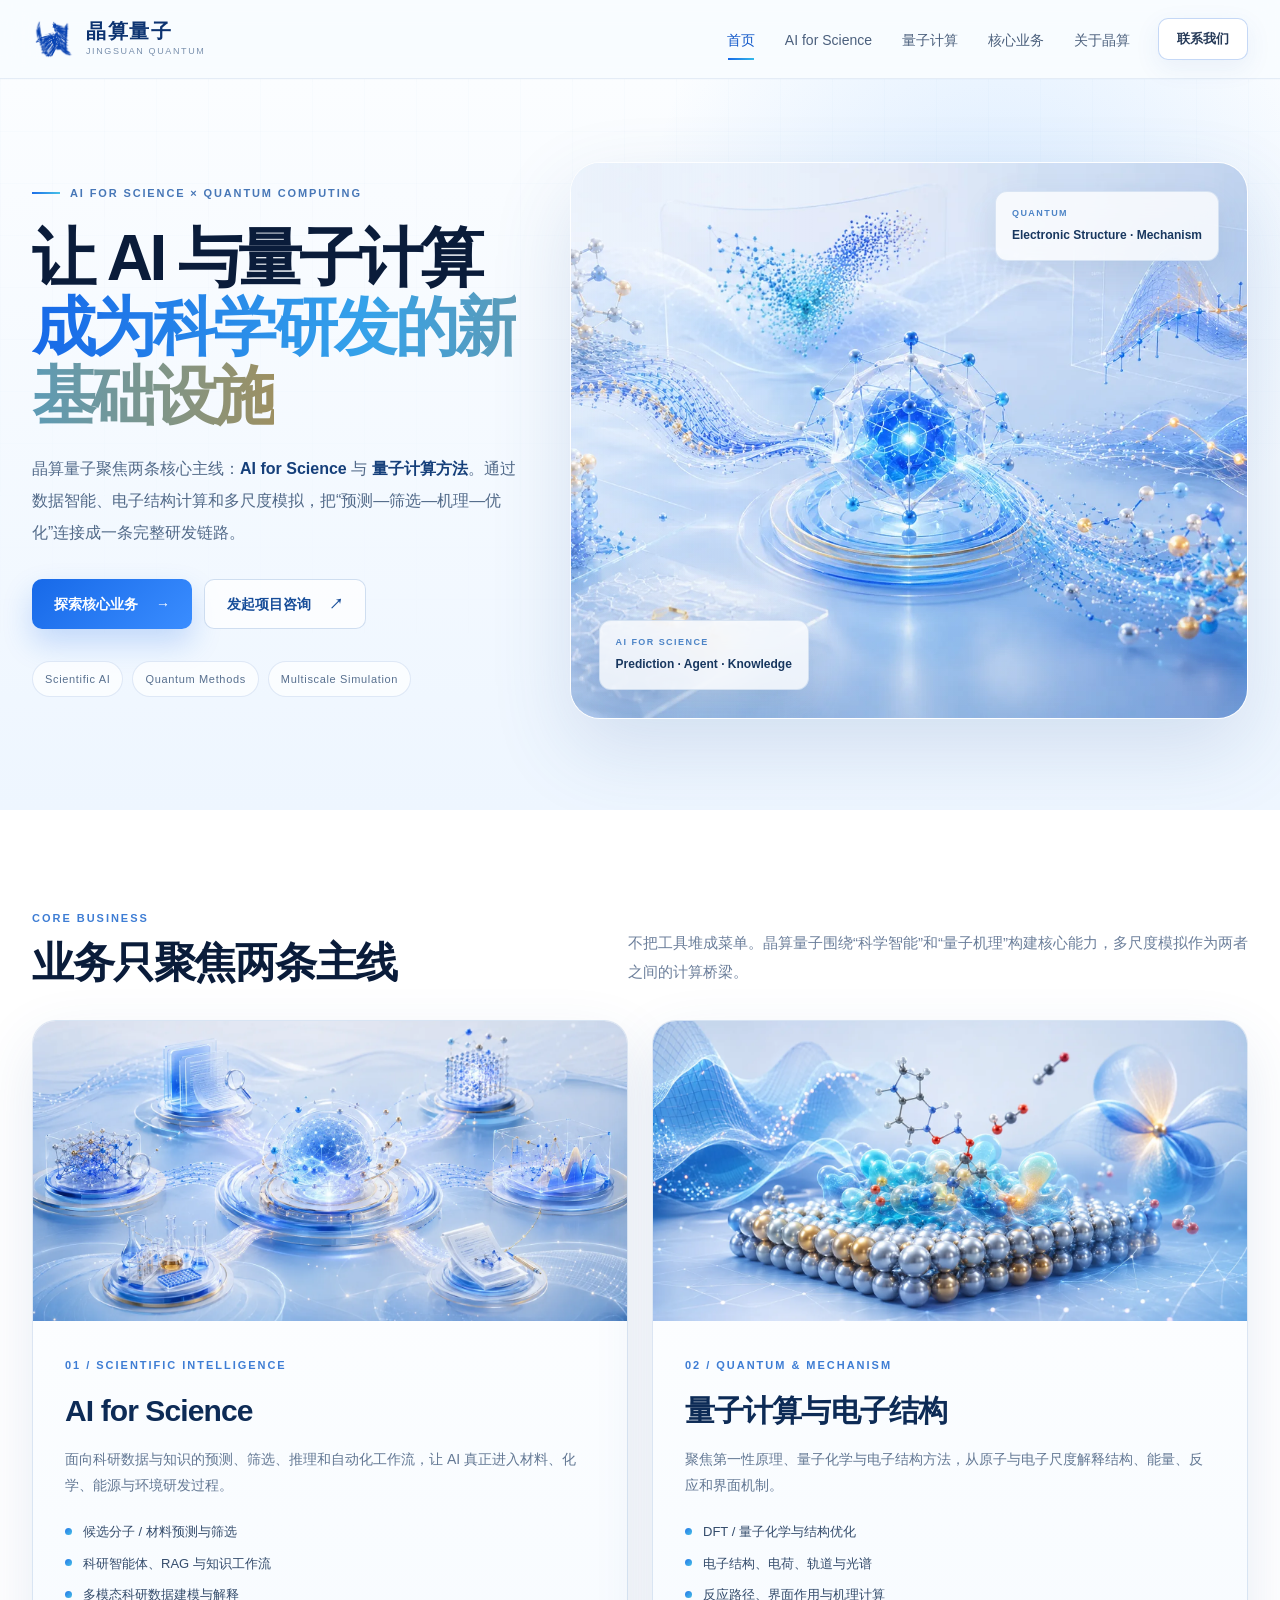
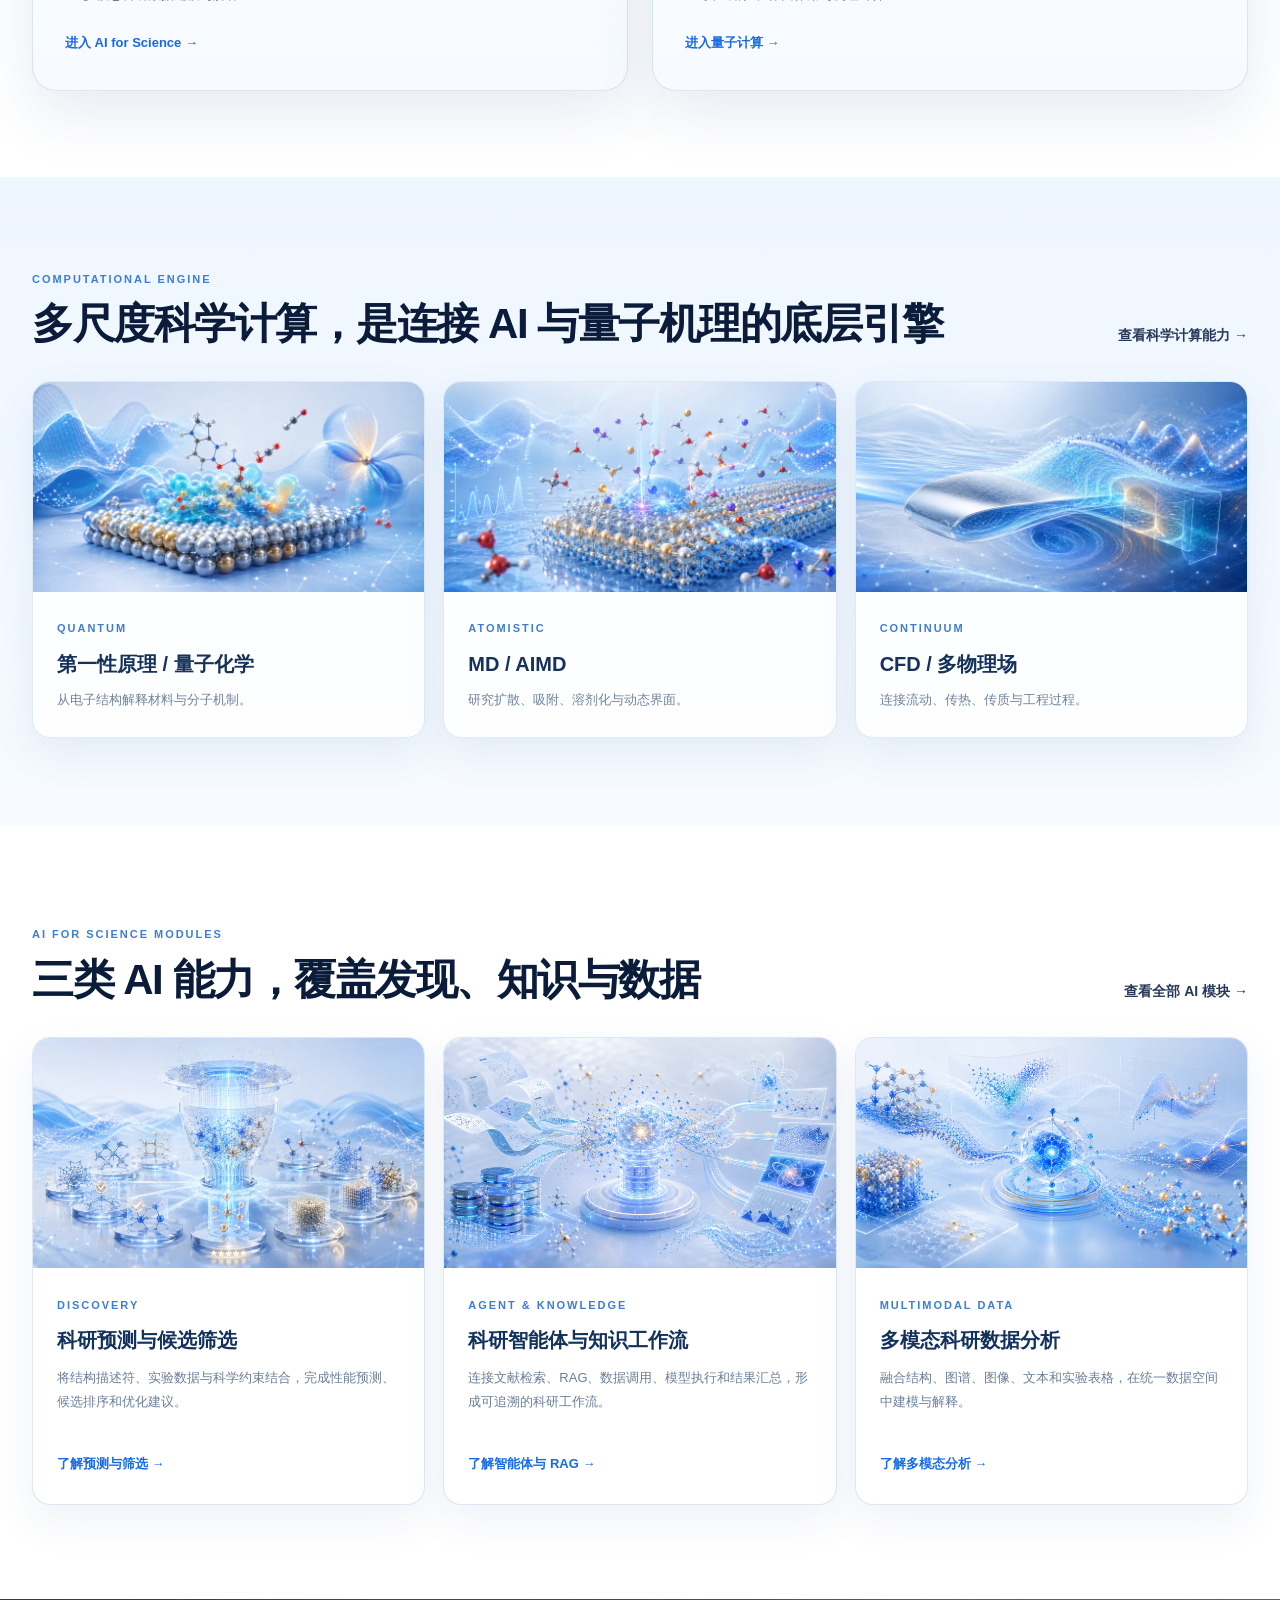
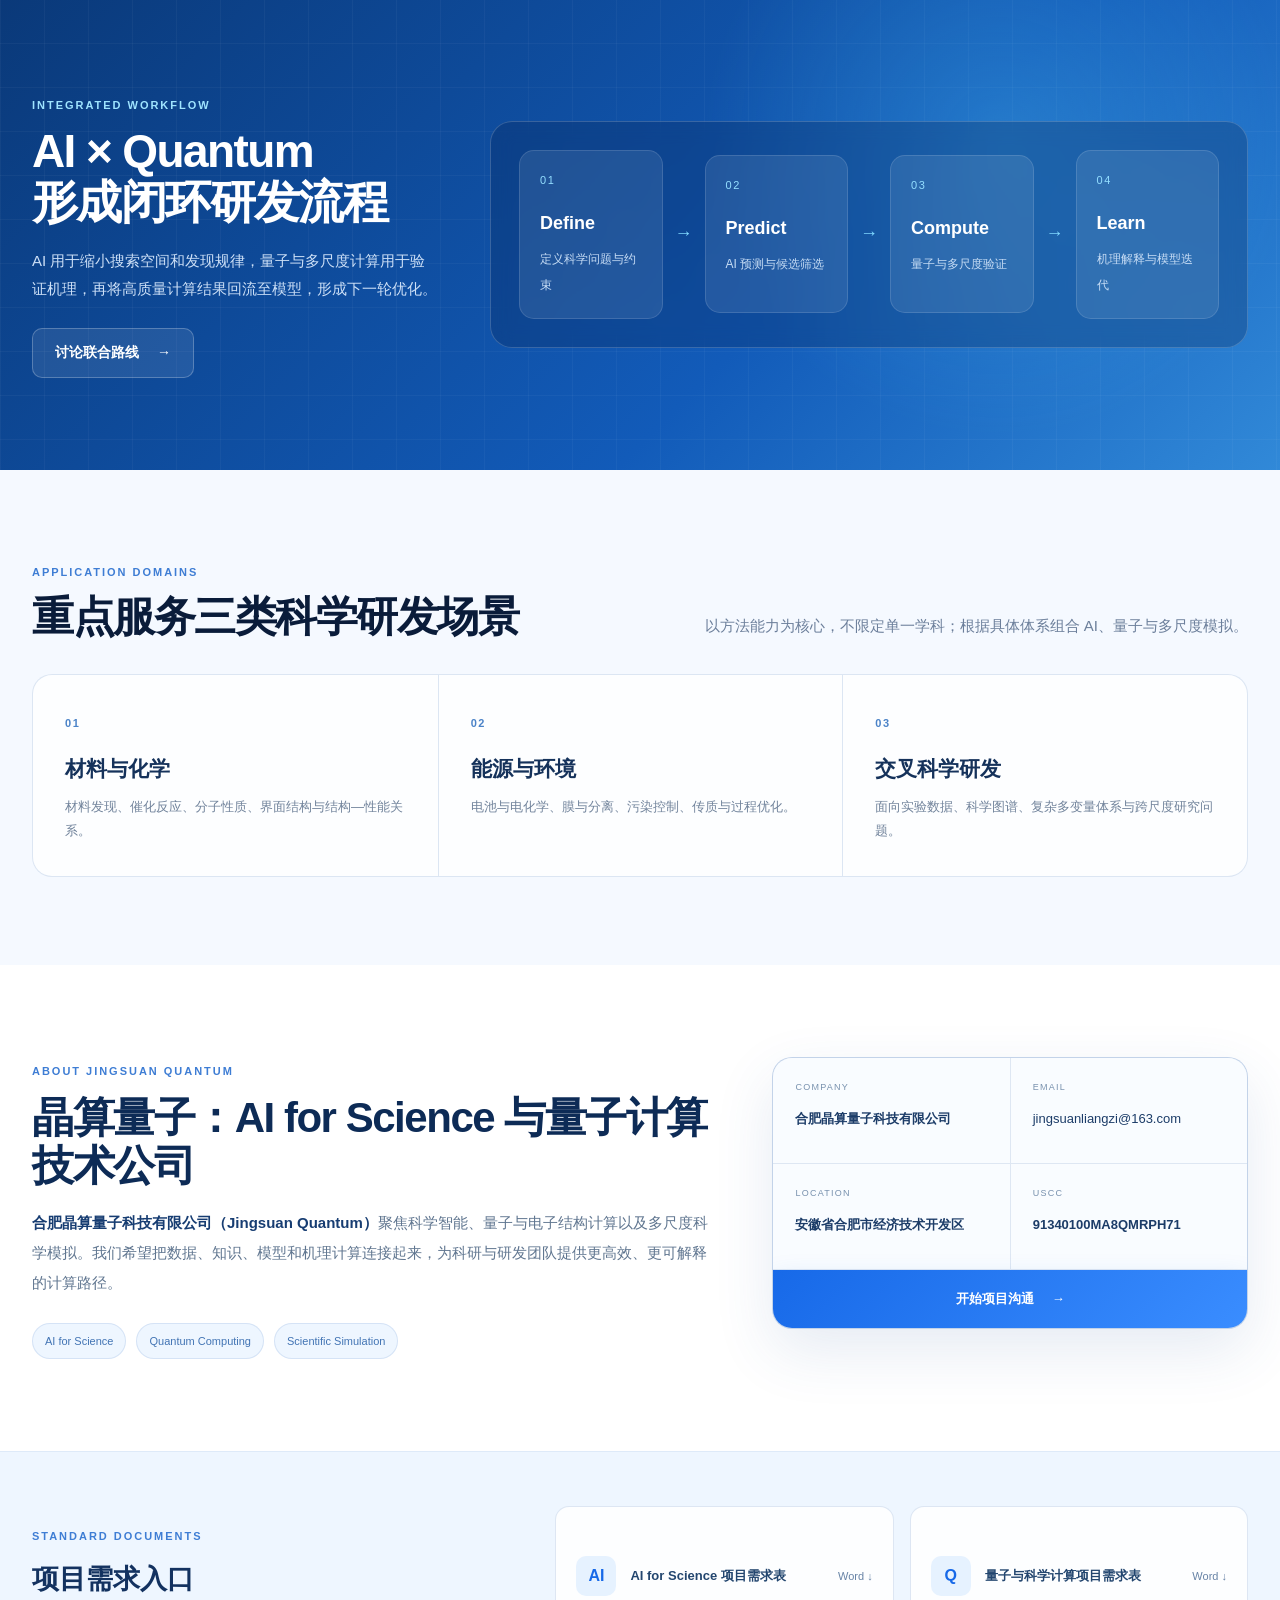
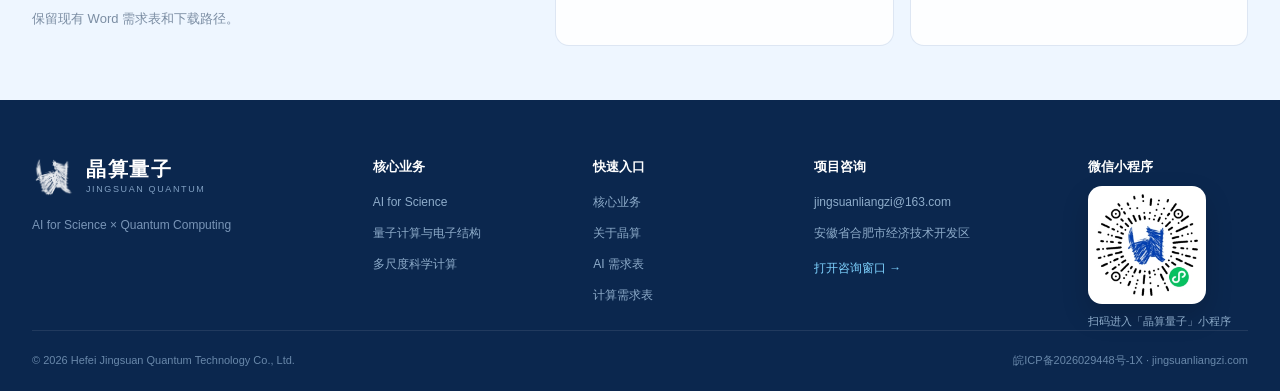
<file: index.html>
<!DOCTYPE html>
<html lang="zh-CN">
<head>
<meta charset="utf-8">
<meta name="viewport" content="width=device-width, initial-scale=1">
<meta name="theme-color" content="#eef6ff">
<title>晶算量子｜AI for Science、DFT、MD与量子计算服务</title>

<link href="assets/images/icon-64.png" rel="icon" type="image/png">
<link href="assets/css/site.css" rel="stylesheet">
<link href="assets/css/hqt-redesign.css" rel="stylesheet">
<link href="assets/css/unified-shell.css" rel="stylesheet">
<link href="assets/css/jsq-v12.css" rel="stylesheet">

<!-- JSQ SEO START -->
<meta name="description" content="合肥晶算量子科技有限公司聚焦 AI for Science、第一性原理 DFT、分子动力学 MD/AIMD、量子化学、CFD 与多物理场模拟，为材料、化学、能源与环境研发提供科学计算与智能解决方案。">
<meta name="robots" content="index, follow, max-image-preview:large, max-snippet:-1, max-video-preview:-1">
<meta name="bingbot" content="index, follow, max-image-preview:large">
<meta name="googlebot" content="index, follow, max-image-preview:large">
<meta name="author" content="合肥晶算量子科技有限公司">
<link rel="canonical" href="https://jingsuanliangzi.com/">
<link rel="sitemap" type="application/xml" title="Sitemap" href="https://jingsuanliangzi.com/sitemap.xml">
<link rel="alternate" hreflang="zh-CN" href="https://jingsuanliangzi.com/">
<link rel="alternate" hreflang="x-default" href="https://jingsuanliangzi.com/">
<meta property="og:locale" content="zh_CN">
<meta property="og:type" content="website">
<meta property="og:site_name" content="晶算量子 Jingsuan Quantum">
<meta property="og:title" content="晶算量子｜AI for Science、DFT、MD与量子计算服务">
<meta property="og:description" content="合肥晶算量子科技有限公司聚焦 AI for Science、第一性原理 DFT、分子动力学 MD/AIMD、量子化学、CFD 与多物理场模拟，为材料、化学、能源与环境研发提供科学计算与智能解决方案。">
<meta property="og:url" content="https://jingsuanliangzi.com/">
<meta property="og:image" content="https://jingsuanliangzi.com/assets/images/v12/hero-ai-quantum.webp">
<meta property="og:image:alt" content="晶算量子 AI for Science 与科学计算">
<meta name="twitter:card" content="summary_large_image">
<meta name="twitter:title" content="晶算量子｜AI for Science、DFT、MD与量子计算服务">
<meta name="twitter:description" content="合肥晶算量子科技有限公司聚焦 AI for Science、第一性原理 DFT、分子动力学 MD/AIMD、量子化学、CFD 与多物理场模拟，为材料、化学、能源与环境研发提供科学计算与智能解决方案。">
<meta name="twitter:image" content="https://jingsuanliangzi.com/assets/images/v12/hero-ai-quantum.webp">
<script type="application/ld+json">{"@context":"https://schema.org","@graph":[{"@type":"Organization","@id":"https://jingsuanliangzi.com/#organization","name":"合肥晶算量子科技有限公司","alternateName":"Jingsuan Quantum","legalName":"合肥晶算量子科技有限公司","url":"https://jingsuanliangzi.com/","logo":"https://jingsuanliangzi.com/assets/images/logo-mark.png","email":"jingsuanliangzi@163.com","identifier":"91340100MA8QMRPH71","address":{"@type":"PostalAddress","streetAddress":"经济技术开发区","addressLocality":"合肥市","addressRegion":"安徽省","addressCountry":"CN"},"knowsAbout":["AI for Science","Scientific Machine Learning","Scientific Agent","Density Functional Theory","Molecular Dynamics","Quantum Chemistry","Computational Fluid Dynamics","Multiphysics Simulation"]},{"@type":"WebSite","@id":"https://jingsuanliangzi.com/#website","url":"https://jingsuanliangzi.com/","name":"晶算量子","alternateName":"Jingsuan Quantum","inLanguage":"zh-CN","publisher":{"@id":"https://jingsuanliangzi.com/#organization"}},{"@type":"WebPage","@id":"https://jingsuanliangzi.com/#webpage","url":"https://jingsuanliangzi.com/","name":"晶算量子｜AI for Science、DFT、MD与量子计算服务","description":"合肥晶算量子科技有限公司聚焦 AI for Science、第一性原理 DFT、分子动力学 MD/AIMD、量子化学、CFD 与多物理场模拟，为材料、化学、能源与环境研发提供科学计算与智能解决方案。","inLanguage":"zh-CN","isPartOf":{"@id":"https://jingsuanliangzi.com/#website"},"about":{"@id":"https://jingsuanliangzi.com/#organization"}}]}</script>
<!-- JSQ SEO END -->
</head>
<body class="jsq-site jsq-home" id="top">
<a class="skip-link" href="#main">跳到主要内容</a>

<header class="jsq-header" id="site-header">
  <div class="jsq-nav container">
    <a class="jsq-brand" href="index.html" aria-label="晶算量子首页">
      <img src="assets/images/logo-mark.png" alt="">
      <span><strong>晶算量子</strong><small>JINGSUAN QUANTUM</small></span>
    </a>
    <nav class="jsq-main-nav" aria-label="主导航">
      <a class="active" href="index.html">首页</a>
      <a href="board/ai-projects.html">AI for Science</a>
      <a href="board/computational-simulation.html">量子计算</a>
      <a href="#core-business">核心业务</a>
      <a href="#about-company">关于晶算</a>
    </nav>
    <a class="jsq-contact-btn" href="#" data-project-trigger data-modal-category="PROJECT CONSULTATION" data-modal-title="项目咨询" data-modal-desc="欢迎提交 AI for Science、量子与电子结构、多尺度模拟相关需求。" data-modal-doc="customer-portal/templates/JSLZ-AI-Project-Requirement-Form.docx">联系我们</a>
    <button class="jsq-menu-toggle" type="button" aria-label="展开导航" aria-expanded="false">☰</button>
  </div>
</header>

<main id="main">
<section class="jsq-hero">
  <div class="jsq-hero-shell container">
    <div class="jsq-hero-copy">
      <div class="jsq-eyebrow"><span></span> AI FOR SCIENCE × QUANTUM COMPUTING</div>
      <h1>让 AI 与量子计算<br><em>成为科学研发的新基础设施</em></h1>
      <p>晶算量子聚焦两条核心主线：<strong>AI for Science</strong> 与 <strong>量子计算方法</strong>。通过数据智能、电子结构计算和多尺度模拟，把“预测—筛选—机理—优化”连接成一条完整研发链路。</p>
      <div class="jsq-hero-actions">
        <a class="jsq-btn jsq-btn-primary" href="#core-business">探索核心业务 <b>→</b></a>
        <a class="jsq-btn jsq-btn-ghost" href="#" data-project-trigger data-modal-category="PROJECT CONSULTATION" data-modal-title="发起项目咨询" data-modal-desc="告诉我们研究目标、已有数据和希望解决的问题，我们会优先判断适合 AI for Science、量子计算还是联合路线。" data-modal-doc="customer-portal/templates/JSLZ-AI-Project-Requirement-Form.docx">发起项目咨询 <b>↗</b></a>
      </div>
      <div class="jsq-focus-tags"><span>Scientific AI</span><span>Quantum Methods</span><span>Multiscale Simulation</span></div>
    </div>
    <div class="jsq-hero-media">
      <img src="assets/images/v12/hero-ai-quantum.webp" alt="AI for Science 与量子计算科研可视化">
      <div class="jsq-hero-float jsq-float-a"><small>AI FOR SCIENCE</small><strong>Prediction · Agent · Knowledge</strong></div>
      <div class="jsq-hero-float jsq-float-b"><small>QUANTUM</small><strong>Electronic Structure · Mechanism</strong></div>
    </div>
  </div>
</section>

<section class="jsq-business" id="core-business">
  <div class="container">
    <div class="jsq-section-head jsq-head-split">
      <div><span>CORE BUSINESS</span><h2>业务只聚焦两条主线</h2></div>
      <p>不把工具堆成菜单。晶算量子围绕“科学智能”和“量子机理”构建核心能力，多尺度模拟作为两者之间的计算桥梁。</p>
    </div>
    <div class="jsq-dual-grid">
      <article class="jsq-strategy-card jsq-ai-card">
        <div class="jsq-strategy-media"><img src="assets/images/v12/ai-overview.webp" alt="AI for Science 科研智能平台"></div>
        <div class="jsq-strategy-copy">
          <span>01 / SCIENTIFIC INTELLIGENCE</span>
          <h3>AI for Science</h3>
          <p>面向科研数据与知识的预测、筛选、推理和自动化工作流，让 AI 真正进入材料、化学、能源与环境研发过程。</p>
          <ul><li>候选分子 / 材料预测与筛选</li><li>科研智能体、RAG 与知识工作流</li><li>多模态科研数据建模与解释</li></ul>
          <a href="board/ai-projects.html">进入 AI for Science →</a>
        </div>
      </article>
      <article class="jsq-strategy-card jsq-quantum-card">
        <div class="jsq-strategy-media"><img src="assets/images/v12/quantum-electronic.webp" alt="量子与电子结构计算"></div>
        <div class="jsq-strategy-copy">
          <span>02 / QUANTUM & MECHANISM</span>
          <h3>量子计算与电子结构</h3>
          <p>聚焦第一性原理、量子化学与电子结构方法，从原子与电子尺度解释结构、能量、反应和界面机制。</p>
          <ul><li>DFT / 量子化学与结构优化</li><li>电子结构、电荷、轨道与光谱</li><li>反应路径、界面作用与机理计算</li></ul>
          <a href="board/computational-simulation.html#dft">进入量子计算 →</a>
        </div>
      </article>
    </div>
  </div>
</section>

<section class="jsq-engine-section">
  <div class="container">
    <div class="jsq-section-head jsq-head-split">
      <div><span>COMPUTATIONAL ENGINE</span><h2>多尺度科学计算，是连接 AI 与量子机理的底层引擎</h2></div>
      <a class="jsq-text-link" href="board/computational-simulation.html">查看科学计算能力 →</a>
    </div>
    <div class="jsq-engine-grid">
      <a class="jsq-engine-card" href="board/computational-simulation.html#dft"><img src="assets/images/v12/quantum-electronic.webp" alt="第一性原理与量子化学"><div><span>QUANTUM</span><h3>第一性原理 / 量子化学</h3><p>从电子结构解释材料与分子机制。</p></div></a>
      <a class="jsq-engine-card" href="board/computational-simulation.html#md"><img src="assets/images/v12/molecular-dynamics.webp" alt="分子动力学与AIMD"><div><span>ATOMISTIC</span><h3>MD / AIMD</h3><p>研究扩散、吸附、溶剂化与动态界面。</p></div></a>
      <a class="jsq-engine-card" href="board/computational-simulation.html#cfd"><img src="assets/images/v12/cfd-multiphysics.webp" alt="CFD与多物理场"><div><span>CONTINUUM</span><h3>CFD / 多物理场</h3><p>连接流动、传热、传质与工程过程。</p></div></a>
    </div>
  </div>
</section>

<section class="jsq-ai-section">
  <div class="container">
    <div class="jsq-section-head jsq-head-split">
      <div><span>AI FOR SCIENCE MODULES</span><h2>三类 AI 能力，覆盖发现、知识与数据</h2></div>
      <a class="jsq-text-link" href="board/ai-projects.html">查看全部 AI 模块 →</a>
    </div>
    <div class="jsq-ai-grid">
      <article class="jsq-ai-module"><a href="board/ai-projects.html#ai-001" class="jsq-module-media"><img src="assets/images/v12/ai-screening.webp" alt="科研预测与候选筛选"></a><div><span>DISCOVERY</span><h3>科研预测与候选筛选</h3><p>将结构描述符、实验数据与科学约束结合，完成性能预测、候选排序和优化建议。</p><a href="board/ai-projects.html#ai-001">了解预测与筛选 →</a></div></article>
      <article class="jsq-ai-module"><a href="board/ai-projects.html#ai-002" class="jsq-module-media"><img src="assets/images/v12/ai-agent-rag.webp" alt="科研智能体与知识工作流"></a><div><span>AGENT & KNOWLEDGE</span><h3>科研智能体与知识工作流</h3><p>连接文献检索、RAG、数据调用、模型执行和结果汇总，形成可追溯的科研工作流。</p><a href="board/ai-projects.html#ai-002">了解智能体与 RAG →</a></div></article>
      <article class="jsq-ai-module"><a href="board/ai-projects.html#ai-005" class="jsq-module-media"><img src="assets/images/v12/ai-multimodal.webp" alt="多模态科研数据分析"></a><div><span>MULTIMODAL DATA</span><h3>多模态科研数据分析</h3><p>融合结构、图谱、图像、文本和实验表格，在统一数据空间中建模与解释。</p><a href="board/ai-projects.html#ai-005">了解多模态分析 →</a></div></article>
    </div>
  </div>
</section>

<section class="jsq-workflow-section">
  <div class="container jsq-workflow-grid">
    <div class="jsq-section-head">
      <span>INTEGRATED WORKFLOW</span>
      <h2>AI × Quantum<br>形成闭环研发流程</h2>
      <p>AI 用于缩小搜索空间和发现规律，量子与多尺度计算用于验证机理，再将高质量计算结果回流至模型，形成下一轮优化。</p>
      <a class="jsq-btn jsq-btn-ghost" href="#" data-project-trigger data-modal-category="INTEGRATED PROJECT" data-modal-title="讨论 AI × Quantum 联合路线" data-modal-desc="适合同时涉及数据建模、候选筛选、第一性原理、分子动力学或多物理场的复合项目。" data-modal-doc="customer-portal/templates/JSLZ-AI-Project-Requirement-Form.docx">讨论联合路线 <b>→</b></a>
    </div>
    <div class="jsq-workflow-panel">
      <div><i>01</i><strong>Define</strong><span>定义科学问题与约束</span></div>
      <b>→</b><div><i>02</i><strong>Predict</strong><span>AI 预测与候选筛选</span></div>
      <b>→</b><div><i>03</i><strong>Compute</strong><span>量子与多尺度验证</span></div>
      <b>→</b><div><i>04</i><strong>Learn</strong><span>机理解释与模型迭代</span></div>
    </div>
  </div>
</section>

<section class="jsq-domain-section">
  <div class="container">
    <div class="jsq-section-head jsq-head-split"><div><span>APPLICATION DOMAINS</span><h2>重点服务三类科学研发场景</h2></div><p>以方法能力为核心，不限定单一学科；根据具体体系组合 AI、量子与多尺度模拟。</p></div>
    <div class="jsq-domain-grid">
      <div><span>01</span><h3>材料与化学</h3><p>材料发现、催化反应、分子性质、界面结构与结构—性能关系。</p></div>
      <div><span>02</span><h3>能源与环境</h3><p>电池与电化学、膜与分离、污染控制、传质与过程优化。</p></div>
      <div><span>03</span><h3>交叉科学研发</h3><p>面向实验数据、科学图谱、复杂多变量体系与跨尺度研究问题。</p></div>
    </div>
  </div>
</section>

<section class="jsq-about" id="about-company">
  <div class="container jsq-about-grid">
    <div class="jsq-about-copy">
      <span>ABOUT JINGSUAN QUANTUM</span>
      <h2>晶算量子：AI for Science 与量子计算技术公司</h2>
      <p><strong>合肥晶算量子科技有限公司（Jingsuan Quantum）</strong>聚焦科学智能、量子与电子结构计算以及多尺度科学模拟。我们希望把数据、知识、模型和机理计算连接起来，为科研与研发团队提供更高效、更可解释的计算路径。</p>
      <div class="jsq-about-tags"><i>AI for Science</i><i>Quantum Computing</i><i>Scientific Simulation</i></div>
    </div>
    <div class="jsq-contact-panel">
      <div><small>COMPANY</small><strong>合肥晶算量子科技有限公司</strong></div>
      <div><small>EMAIL</small><a href="mailto:jingsuanliangzi@163.com">jingsuanliangzi@163.com</a></div>
      <div><small>LOCATION</small><strong>安徽省合肥市经济技术开发区</strong></div>
      <div><small>USCC</small><strong>91340100MA8QMRPH71</strong></div>
      <a class="jsq-btn jsq-btn-primary" href="#" data-project-trigger data-modal-category="PROJECT CONSULTATION" data-modal-title="与晶算量子讨论项目" data-modal-desc="发送研究目标、已有数据与希望解决的问题，我们会先判断适合 AI for Science、量子计算还是联合路线。" data-modal-doc="customer-portal/templates/JSLZ-AI-Project-Requirement-Form.docx">开始项目沟通 <b>→</b></a>
    </div>
  </div>
</section>

<section class="jsq-document-section">
  <div class="container jsq-document-grid">
    <div><span>STANDARD DOCUMENTS</span><h2>项目需求入口</h2><p>保留现有 Word 需求表和下载路径。</p></div>
    <a class="jsq-doc-card" href="customer-portal/templates/JSLZ-AI-Project-Requirement-Form.docx" download><i>AI</i><strong>AI for Science 项目需求表</strong><span>Word ↓</span></a>
    <a class="jsq-doc-card" href="customer-portal/templates/JSLZ-Simulation-Requirement-Form.docx" download><i>Q</i><strong>量子与科学计算项目需求表</strong><span>Word ↓</span></a>
  </div>
</section>
</main>

<footer class="jsq-footer">
  <div class="container jsq-footer-main">
    <div class="jsq-footer-brand"><a class="jsq-brand" href="index.html"><img src="assets/images/logo-mark.png" alt=""><span><strong>晶算量子</strong><small>JINGSUAN QUANTUM</small></span></a><p>AI for Science × Quantum Computing</p></div>
    <nav><strong>核心业务</strong><a href="board/ai-projects.html">AI for Science</a><a href="board/computational-simulation.html#dft">量子计算与电子结构</a><a href="board/computational-simulation.html#md">多尺度科学计算</a></nav>
    <nav><strong>快速入口</strong><a href="#core-business">核心业务</a><a href="#about-company">关于晶算</a><a href="customer-portal/templates/JSLZ-AI-Project-Requirement-Form.docx" download>AI 需求表</a><a href="customer-portal/templates/JSLZ-Simulation-Requirement-Form.docx" download>计算需求表</a></nav>
    <div class="jsq-footer-contact"><strong>项目咨询</strong><a href="mailto:jingsuanliangzi@163.com">jingsuanliangzi@163.com</a><span>安徽省合肥市经济技术开发区</span><button type="button" data-project-trigger data-modal-category="PROJECT CONSULTATION" data-modal-title="项目咨询" data-modal-desc="扫码或邮件联系晶算量子。" data-modal-doc="customer-portal/templates/JSLZ-AI-Project-Requirement-Form.docx">打开咨询窗口 →</button></div>
    <div class="jsq-footer-miniapp"><strong>微信小程序</strong><div class="jsq-miniapp-qr"><img src="assets/images/miniprogram-qr.jpg" alt="晶算量子微信小程序二维码"></div><span>扫码进入「晶算量子」小程序</span></div>
  </div>
  <div class="container jsq-footer-bottom"><span>© <span data-year></span> Hefei Jingsuan Quantum Technology Co., Ltd.</span><span><a class="jsq-icp-link" href="https://beian.miit.gov.cn/" target="_blank" rel="noopener noreferrer">皖ICP备2026029448号-1X</a> · jingsuanliangzi.com</span></div>
</footer>

<div class="project-contact-modal" id="projectContactModal" aria-hidden="true">
  <div class="project-contact-backdrop" data-close-modal></div>
  <div class="project-contact-dialog" role="dialog" aria-modal="true" aria-labelledby="projectModalTitle">
    <button class="project-contact-close" type="button" aria-label="关闭" data-close-modal>×</button>
    <div class="project-contact-grid">
      <section class="project-contact-copy">
        <span class="project-contact-kicker" id="projectModalCategory">PROJECT CONSULTATION</span>
        <h3 id="projectModalTitle">项目咨询</h3>
        <p id="projectModalDesc">请通过下方联系方式与晶算量子沟通项目需求。</p>
        <div class="project-contact-meta">
          <div><strong>公司名称</strong><span>合肥晶算量子科技有限公司</span></div>
          <div><strong>邮箱</strong><span><a href="mailto:jingsuanliangzi@163.com">jingsuanliangzi@163.com</a></span></div>
          <div><strong>地址</strong><span>安徽省合肥市经济技术开发区</span></div>
          <div><strong>统一社会信用代码</strong><span>91340100MA8QMRPH71</span></div>
        </div>
        <div class="project-contact-actions"><a class="button modal-doc-button" id="projectModalDoc" href="customer-portal/templates/JSLZ-AI-Project-Requirement-Form.docx" download>下载对应 Word 需求表</a><a class="button button-outline modal-email-button" href="mailto:jingsuanliangzi@163.com">邮件咨询</a></div>
      </section>
      <aside class="project-contact-aside"><div class="project-qr-shell"><img src="assets/images/wechat-qr.png" alt="微信二维码"><strong>扫码添加微信</strong><small>发送研究目标、数据情况与希望解决的问题</small><em>Jingsuan Quantum</em></div></aside>
    </div>
  </div>
</div>

<script src="assets/js/site.js"></script>
</body>
</html>
</file>
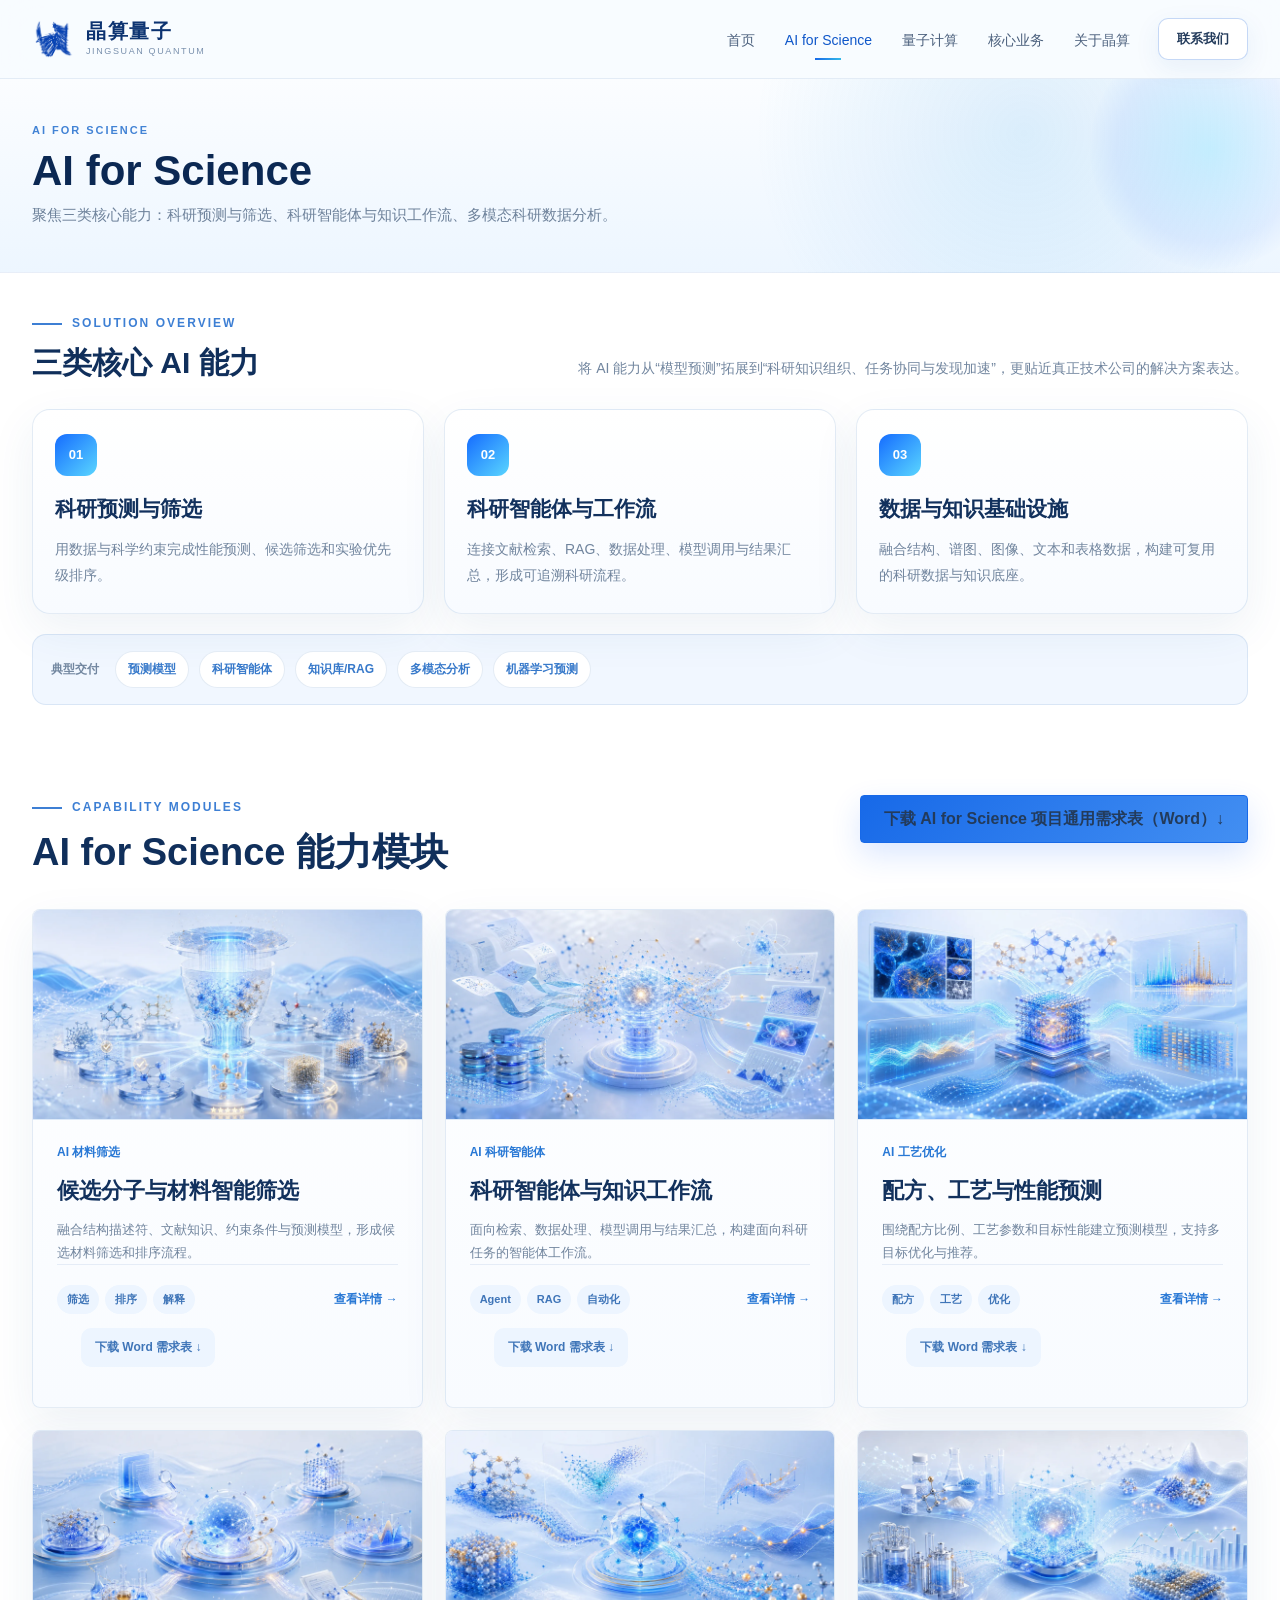
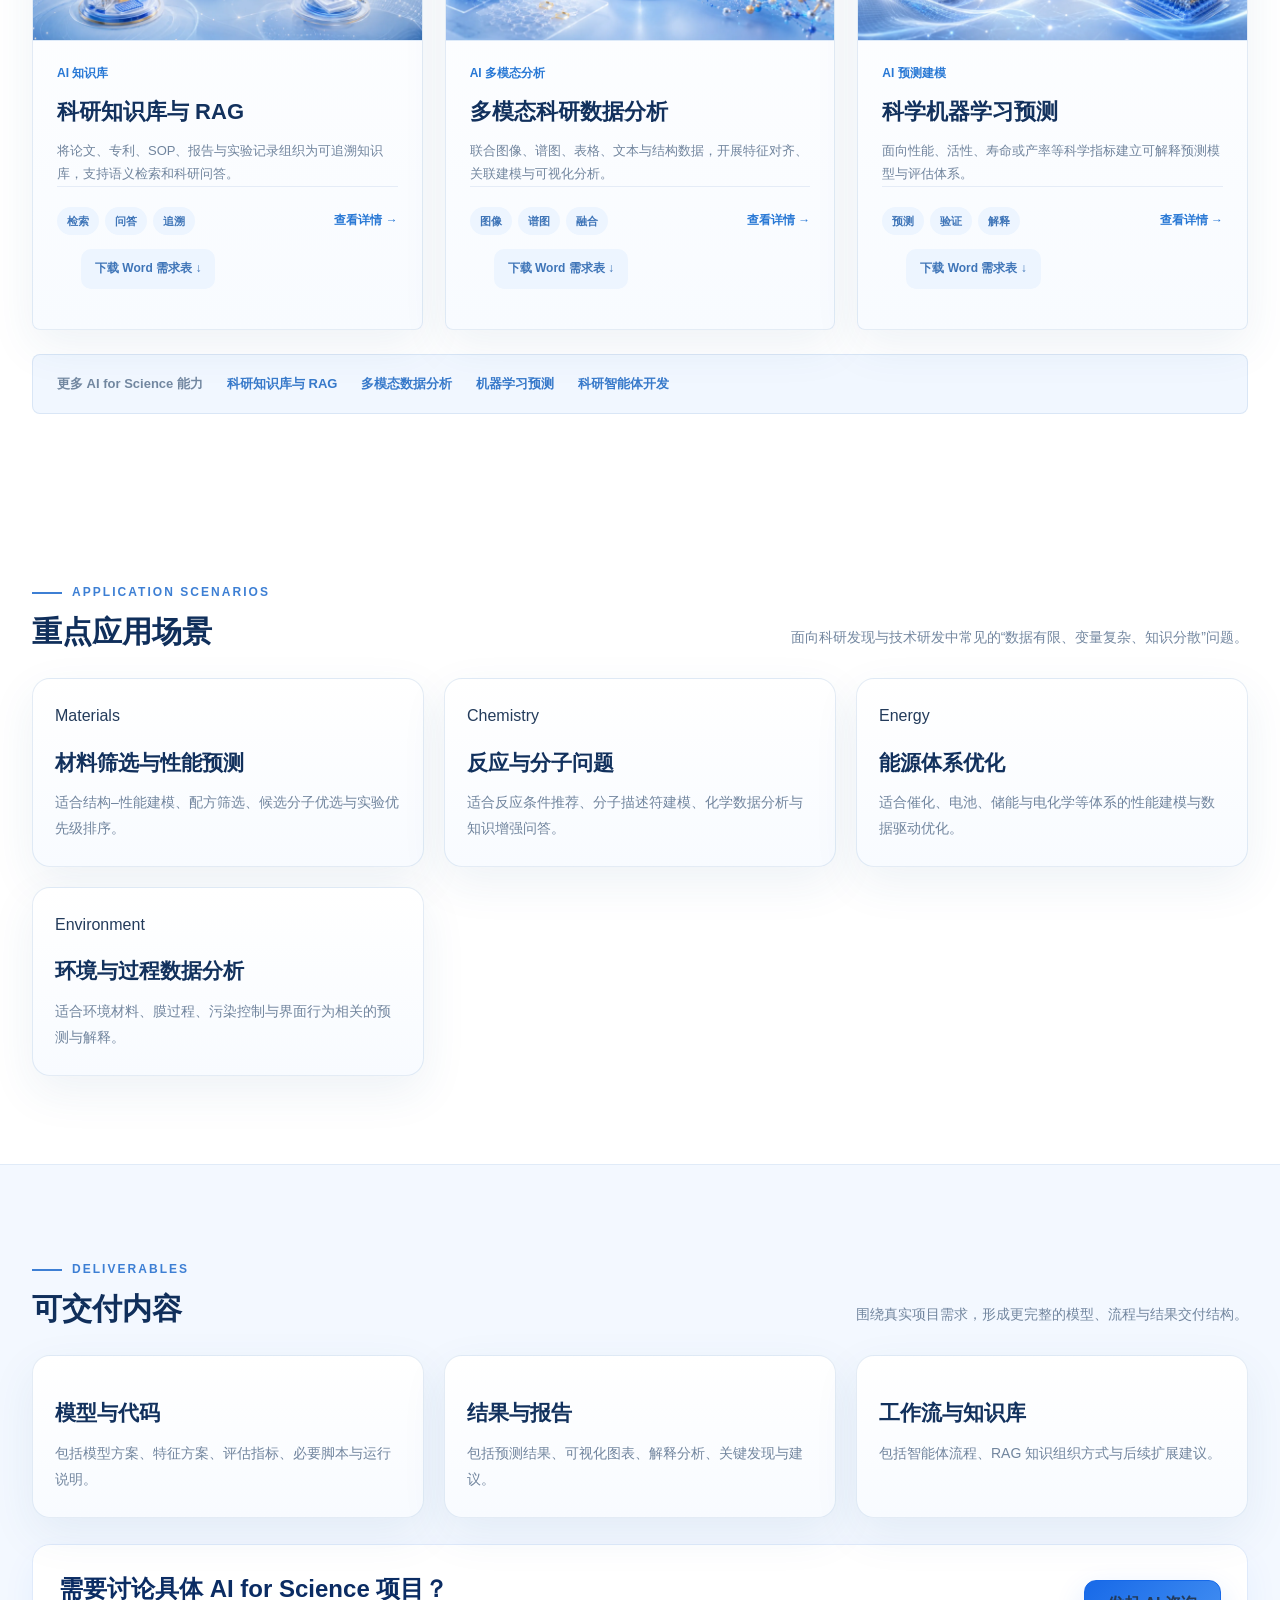
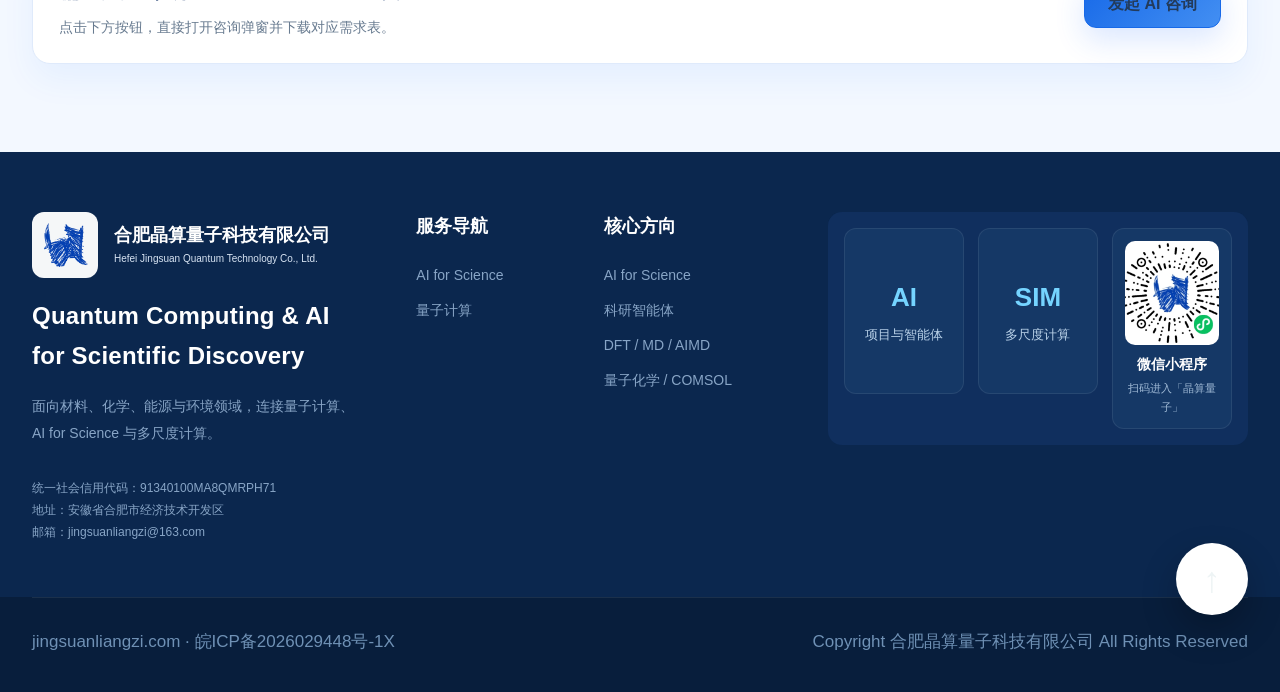
<file: board/ai-projects.html>
<!DOCTYPE html>
<html lang="zh-CN"><head>
<meta charset="utf-8"><base href="../"><meta name="viewport" content="width=device-width,initial-scale=1">
<title>AI for Science｜科研机器学习、智能体与材料筛选｜晶算量子</title>

<link href="assets/images/icon-64.png" rel="icon"><link href="assets/css/site.css" rel="stylesheet"><link href="assets/css/hqt-redesign.css" rel="stylesheet"><link href="assets/css/unified-shell.css" rel="stylesheet"><link href="assets/css/jsq-v12.css" rel="stylesheet">

<!-- JSQ SEO START -->
<meta name="description" content="晶算量子 AI for Science 服务聚焦科研机器学习、材料与分子预测筛选、Scientific Agent、RAG 科研知识工作流及多模态科研数据分析。">
<meta name="robots" content="index, follow, max-image-preview:large, max-snippet:-1, max-video-preview:-1">
<meta name="bingbot" content="index, follow, max-image-preview:large">
<meta name="googlebot" content="index, follow, max-image-preview:large">
<meta name="author" content="合肥晶算量子科技有限公司">
<link rel="canonical" href="https://jingsuanliangzi.com/board/ai-projects.html">
<link rel="sitemap" type="application/xml" title="Sitemap" href="https://jingsuanliangzi.com/sitemap.xml">
<link rel="alternate" hreflang="zh-CN" href="https://jingsuanliangzi.com/board/ai-projects.html">
<link rel="alternate" hreflang="x-default" href="https://jingsuanliangzi.com/board/ai-projects.html">
<meta property="og:locale" content="zh_CN">
<meta property="og:type" content="website">
<meta property="og:site_name" content="晶算量子 Jingsuan Quantum">
<meta property="og:title" content="AI for Science｜科研机器学习、智能体与材料筛选｜晶算量子">
<meta property="og:description" content="晶算量子 AI for Science 服务聚焦科研机器学习、材料与分子预测筛选、Scientific Agent、RAG 科研知识工作流及多模态科研数据分析。">
<meta property="og:url" content="https://jingsuanliangzi.com/board/ai-projects.html">
<meta property="og:image" content="https://jingsuanliangzi.com/assets/images/v12/ai-overview.webp">
<meta property="og:image:alt" content="晶算量子 AI for Science 与科学计算">
<meta name="twitter:card" content="summary_large_image">
<meta name="twitter:title" content="AI for Science｜科研机器学习、智能体与材料筛选｜晶算量子">
<meta name="twitter:description" content="晶算量子 AI for Science 服务聚焦科研机器学习、材料与分子预测筛选、Scientific Agent、RAG 科研知识工作流及多模态科研数据分析。">
<meta name="twitter:image" content="https://jingsuanliangzi.com/assets/images/v12/ai-overview.webp">
<script type="application/ld+json">{"@context":"https://schema.org","@graph":[{"@type":"Organization","@id":"https://jingsuanliangzi.com/#organization","name":"合肥晶算量子科技有限公司","alternateName":"Jingsuan Quantum","legalName":"合肥晶算量子科技有限公司","url":"https://jingsuanliangzi.com/","logo":"https://jingsuanliangzi.com/assets/images/logo-mark.png","email":"jingsuanliangzi@163.com","identifier":"91340100MA8QMRPH71","address":{"@type":"PostalAddress","streetAddress":"经济技术开发区","addressLocality":"合肥市","addressRegion":"安徽省","addressCountry":"CN"},"knowsAbout":["AI for Science","Scientific Machine Learning","Scientific Agent","Density Functional Theory","Molecular Dynamics","Quantum Chemistry","Computational Fluid Dynamics","Multiphysics Simulation"]},{"@type":"WebSite","@id":"https://jingsuanliangzi.com/#website","url":"https://jingsuanliangzi.com/","name":"晶算量子","alternateName":"Jingsuan Quantum","inLanguage":"zh-CN","publisher":{"@id":"https://jingsuanliangzi.com/#organization"}},{"@type":"WebPage","@id":"https://jingsuanliangzi.com/board/ai-projects.html#webpage","url":"https://jingsuanliangzi.com/board/ai-projects.html","name":"AI for Science｜科研机器学习、智能体与材料筛选｜晶算量子","description":"晶算量子 AI for Science 服务聚焦科研机器学习、材料与分子预测筛选、Scientific Agent、RAG 科研知识工作流及多模态科研数据分析。","inLanguage":"zh-CN","isPartOf":{"@id":"https://jingsuanliangzi.com/#website"},"about":{"@id":"https://jingsuanliangzi.com/#organization"}},{"@type":"Service","@id":"https://jingsuanliangzi.com/board/ai-projects.html#service","name":"AI for Science 科研智能解决方案","serviceType":"AI for Science, Scientific Machine Learning, Scientific Agent","description":"晶算量子 AI for Science 服务聚焦科研机器学习、材料与分子预测筛选、Scientific Agent、RAG 科研知识工作流及多模态科研数据分析。","url":"https://jingsuanliangzi.com/board/ai-projects.html","provider":{"@id":"https://jingsuanliangzi.com/#organization"},"areaServed":{"@type":"Country","name":"China"}},{"@type":"BreadcrumbList","itemListElement":[{"@type":"ListItem","position":1,"name":"首页","item":"https://jingsuanliangzi.com/"},{"@type":"ListItem","position":2,"name":"AI for Science","item":"https://jingsuanliangzi.com/board/ai-projects.html"}]}]}</script>
<!-- JSQ SEO END -->
</head><body class="homepage-redone official-board-page jsq-site" id="top">

<header class="jsq-header" id="site-header">
  <div class="jsq-nav container">
    <a class="jsq-brand" href="index.html" aria-label="晶算量子首页">
      <img src="assets/images/logo-mark.png" alt=""><span><strong>晶算量子</strong><small>JINGSUAN QUANTUM</small></span>
    </a>
    <nav class="jsq-main-nav" aria-label="主导航">
      <a href="index.html">首页</a>
      <a class="active" href="board/ai-projects.html">AI for Science</a>
      <a class="" href="board/computational-simulation.html">量子计算</a>
      <a href="index.html#core-business">核心业务</a>
      <a href="index.html#about-company">关于晶算</a>
    </nav>
    <a class="jsq-contact-btn" href="#" data-project-trigger data-modal-category="PROJECT CONSULTATION" data-modal-title="项目咨询" data-modal-desc="欢迎提交 AI for Science、第一性原理、分子动力学、量子化学、CFD 与多物理场相关需求。" data-modal-doc="customer-portal/templates/JSLZ-AI-Project-Requirement-Form.docx">联系我们</a>
    <button class="jsq-menu-toggle" type="button" aria-label="展开导航" aria-expanded="false">☰</button>
  </div>
</header>

<main id="main">
<section class="board-intro-band"><div class="container board-intro-inner"><span>AI FOR SCIENCE</span><h1>AI for Science</h1><p>聚焦三类核心能力：科研预测与筛选、科研智能体与知识工作流、多模态科研数据分析。</p></div></section>


<section class="section board-value-section">
  <div class="container">
    <div class="section-title-row">
      <div><span class="section-en">SOLUTION OVERVIEW</span><h2>三类核心 AI 能力</h2></div>
      <p>将 AI 能力从“模型预测”拓展到“科研知识组织、任务协同与发现加速”，更贴近真正技术公司的解决方案表达。</p>
    </div>
    <div class="solution-pillars-grid">
      <article class="solution-pillar-card"><span>01</span><h3>科研预测与筛选</h3><p>用数据与科学约束完成性能预测、候选筛选和实验优先级排序。</p></article>
      <article class="solution-pillar-card"><span>02</span><h3>科研智能体与工作流</h3><p>连接文献检索、RAG、数据处理、模型调用与结果汇总，形成可追溯科研流程。</p></article>
      <article class="solution-pillar-card"><span>03</span><h3>数据与知识基础设施</h3><p>融合结构、谱图、图像、文本和表格数据，构建可复用的科研数据与知识底座。</p></article>
    </div>
    <div class="deliver-strip">
      <span>典型交付</span><a href="#ai-001">预测模型</a><a href="#ai-002">科研智能体</a><a href="#ai-004">知识库/RAG</a><a href="#ai-005">多模态分析</a><a href="#ai-006">机器学习预测</a>
    </div>
  </div>
</section>

<section class="section hqt-capability-section hqt-capability-ai"><div class="container"><div class="hqt-capability-head"><div><span class="section-en">CAPABILITY MODULES</span><h1>AI for Science 能力模块</h1></div><div class="download-head"><a class="button" href="customer-portal/templates/JSLZ-AI-Project-Requirement-Form.docx" download>下载 AI for Science 项目通用需求表（Word）↓</a></div></div><div class="hqt-feature-grid"><article class="ai-showcase-card hqt-feature-card" id="ai-001" data-modal-category="AI 材料筛选" data-modal-title="候选分子与材料智能筛选" data-modal-desc="融合结构描述符、文献知识、约束条件与预测模型，形成候选材料筛选和排序流程。" data-modal-doc="customer-portal/templates/ai/AI-2.docx">
<a class="ai-showcase-media" href="#" data-project-trigger data-project-target="ai-001"><img src="assets/images/v12/ai-screening.webp" alt="AI for Science素材"></a>
<div class="ai-showcase-copy"><span>AI 材料筛选</span><h3><a href="#" data-project-trigger data-project-target="ai-001">候选分子与材料智能筛选</a></h3><p>融合结构描述符、文献知识、约束条件与预测模型，形成候选材料筛选和排序流程。</p><div class="ai-showcase-footer"><div class="ai-showcase-tags"><span>筛选</span><span>排序</span><span>解释</span></div><a href="#" data-project-trigger data-project-target="ai-001">查看详情 →</a></div><div class="word-download"><a href="customer-portal/templates/ai/AI-2.docx" download>下载 Word 需求表 ↓</a></div></div></article>
<article class="ai-showcase-card hqt-feature-card" id="ai-002" data-modal-category="AI 科研智能体" data-modal-title="科研智能体与知识工作流" data-modal-desc="面向检索、数据处理、模型调用与结果汇总，构建面向科研任务的智能体工作流。" data-modal-doc="customer-portal/templates/ai/AI-8.docx">
<a class="ai-showcase-media" href="#" data-project-trigger data-project-target="ai-002"><img src="assets/images/v12/ai-agent-rag.webp" alt="AI for Science素材"></a>
<div class="ai-showcase-copy"><span>AI 科研智能体</span><h3><a href="#" data-project-trigger data-project-target="ai-002">科研智能体与知识工作流</a></h3><p>面向检索、数据处理、模型调用与结果汇总，构建面向科研任务的智能体工作流。</p><div class="ai-showcase-footer"><div class="ai-showcase-tags"><span>Agent</span><span>RAG</span><span>自动化</span></div><a href="#" data-project-trigger data-project-target="ai-002">查看详情 →</a></div><div class="word-download"><a href="customer-portal/templates/ai/AI-8.docx" download>下载 Word 需求表 ↓</a></div></div></article>
<article class="ai-showcase-card hqt-feature-card" id="ai-003" data-modal-category="AI 工艺优化" data-modal-title="配方、工艺与性能预测" data-modal-desc="围绕配方比例、工艺参数和目标性能建立预测模型，支持多目标优化与推荐。" data-modal-doc="customer-portal/templates/ai/AI-3.docx">
<a class="ai-showcase-media" href="#" data-project-trigger data-project-target="ai-003"><img src="assets/images/v12/ai-prediction.webp" alt="AI for Science素材"></a>
<div class="ai-showcase-copy"><span>AI 工艺优化</span><h3><a href="#" data-project-trigger data-project-target="ai-003">配方、工艺与性能预测</a></h3><p>围绕配方比例、工艺参数和目标性能建立预测模型，支持多目标优化与推荐。</p><div class="ai-showcase-footer"><div class="ai-showcase-tags"><span>配方</span><span>工艺</span><span>优化</span></div><a href="#" data-project-trigger data-project-target="ai-003">查看详情 →</a></div><div class="word-download"><a href="customer-portal/templates/ai/AI-3.docx" download>下载 Word 需求表 ↓</a></div></div></article>
<article class="ai-showcase-card hqt-feature-card" id="ai-004" data-modal-category="AI 知识库" data-modal-title="科研知识库与 RAG" data-modal-desc="将论文、专利、SOP、报告与实验记录组织为可追溯知识库，支持语义检索和科研问答。" data-modal-doc="customer-portal/templates/ai/AI-4.docx">
<a class="ai-showcase-media" href="#" data-project-trigger data-project-target="ai-004"><img src="assets/images/v12/ai-overview.webp" alt="AI for Science素材"></a>
<div class="ai-showcase-copy"><span>AI 知识库</span><h3><a href="#" data-project-trigger data-project-target="ai-004">科研知识库与 RAG</a></h3><p>将论文、专利、SOP、报告与实验记录组织为可追溯知识库，支持语义检索和科研问答。</p><div class="ai-showcase-footer"><div class="ai-showcase-tags"><span>检索</span><span>问答</span><span>追溯</span></div><a href="#" data-project-trigger data-project-target="ai-004">查看详情 →</a></div><div class="word-download"><a href="customer-portal/templates/ai/AI-4.docx" download>下载 Word 需求表 ↓</a></div></div></article>
<article class="ai-showcase-card hqt-feature-card" id="ai-005" data-modal-category="AI 多模态分析" data-modal-title="多模态科研数据分析" data-modal-desc="联合图像、谱图、表格、文本与结构数据，开展特征对齐、关联建模与可视化分析。" data-modal-doc="customer-portal/templates/ai/AI-5.docx">
<a class="ai-showcase-media" href="#" data-project-trigger data-project-target="ai-005"><img src="assets/images/v12/ai-multimodal.webp" alt="AI for Science素材"></a>
<div class="ai-showcase-copy"><span>AI 多模态分析</span><h3><a href="#" data-project-trigger data-project-target="ai-005">多模态科研数据分析</a></h3><p>联合图像、谱图、表格、文本与结构数据，开展特征对齐、关联建模与可视化分析。</p><div class="ai-showcase-footer"><div class="ai-showcase-tags"><span>图像</span><span>谱图</span><span>融合</span></div><a href="#" data-project-trigger data-project-target="ai-005">查看详情 →</a></div><div class="word-download"><a href="customer-portal/templates/ai/AI-5.docx" download>下载 Word 需求表 ↓</a></div></div></article>
<article class="ai-showcase-card hqt-feature-card" id="ai-006" data-modal-category="AI 预测建模" data-modal-title="机器学习预测" data-modal-desc="面向性能、活性、寿命、风险或产率等指标建立可解释预测模型与评估体系。" data-modal-doc="customer-portal/templates/ai/AI-6.docx">
<a class="ai-showcase-media" href="#" data-project-trigger data-project-target="ai-006"><img src="assets/images/v12/ai-lab.webp" alt="AI for Science素材"></a>
<div class="ai-showcase-copy"><span>AI 预测建模</span><h3><a href="#" data-project-trigger data-project-target="ai-006">科学机器学习预测</a></h3><p>面向性能、活性、寿命或产率等科学指标建立可解释预测模型与评估体系。</p><div class="ai-showcase-footer"><div class="ai-showcase-tags"><span>预测</span><span>验证</span><span>解释</span></div><a href="#" data-project-trigger data-project-target="ai-006">查看详情 →</a></div><div class="word-download"><a href="customer-portal/templates/ai/AI-6.docx" download>下载 Word 需求表 ↓</a></div></div></article></div><div class="hqt-more-strip"><span>更多 AI for Science 能力</span><a href="#ai-004">科研知识库与 RAG</a><a href="#ai-005">多模态数据分析</a><a href="#ai-006">机器学习预测</a><a href="#ai-002">科研智能体开发</a></div></div></section>

<section class="section board-scenarios-section">
  <div class="container">
    <div class="section-title-row">
      <div><span class="section-en">APPLICATION SCENARIOS</span><h2>重点应用场景</h2></div>
      <p>面向科研发现与技术研发中常见的“数据有限、变量复杂、知识分散”问题。</p>
    </div>
    <div class="board-scenarios-grid">
      <article class="board-scenario-card"><span>Materials</span><h3>材料筛选与性能预测</h3><p>适合结构–性能建模、配方筛选、候选分子优选与实验优先级排序。</p></article>
      <article class="board-scenario-card"><span>Chemistry</span><h3>反应与分子问题</h3><p>适合反应条件推荐、分子描述符建模、化学数据分析与知识增强问答。</p></article>
      <article class="board-scenario-card"><span>Energy</span><h3>能源体系优化</h3><p>适合催化、电池、储能与电化学等体系的性能建模与数据驱动优化。</p></article>
      <article class="board-scenario-card"><span>Environment</span><h3>环境与过程数据分析</h3><p>适合环境材料、膜过程、污染控制与界面行为相关的预测与解释。</p></article>
    </div>
  </div>
</section>
<section class="section board-delivery-section">
  <div class="container">
    <div class="section-title-row">
      <div><span class="section-en">DELIVERABLES</span><h2>可交付内容</h2></div>
      <p>围绕真实项目需求，形成更完整的模型、流程与结果交付结构。</p>
    </div>
    <div class="delivery-grid three-col">
      <article class="delivery-card"><h3>模型与代码</h3><p>包括模型方案、特征方案、评估指标、必要脚本与运行说明。</p></article>
      <article class="delivery-card"><h3>结果与报告</h3><p>包括预测结果、可视化图表、解释分析、关键发现与建议。</p></article>
      <article class="delivery-card"><h3>工作流与知识库</h3><p>包括智能体流程、RAG 知识组织方式与后续扩展建议。</p></article>
    </div>
    <div class="board-page-cta"><div><h3>需要讨论具体 AI for Science 项目？</h3><p>点击下方按钮，直接打开咨询弹窗并下载对应需求表。</p></div><a class="button" href="#" data-project-trigger data-modal-category="AI for Science 项目咨询" data-modal-title="AI for Science 项目咨询" data-modal-desc="欢迎通过微信二维码或邮箱联系晶算量子，我们将根据数据条件、研究目标与交付要求提供建议。" data-modal-doc="customer-portal/templates/JSLZ-AI-Project-Requirement-Form.docx">发起 AI 咨询</a></div>
  </div>
</section>

</main>
<footer class="footer-unified">
  <div class="footer-unified-main">
    <section class="footer-brand-block">
      <div class="footer-brand-row">
        <img src="assets/images/logo-mark.png" alt="合肥晶算量子标志">
        <div><strong>合肥晶算量子科技有限公司</strong><small>Hefei Jingsuan Quantum Technology Co., Ltd.</small></div>
      </div>
      <h2>Quantum Computing & AI for Scientific Discovery</h2>
      <p>面向材料、化学、能源与环境领域，连接量子计算、AI for Science 与多尺度计算。</p><p class="company-meta">统一社会信用代码：91340100MA8QMRPH71<br>地址：安徽省合肥市经济技术开发区<br>邮箱：<a href="mailto:jingsuanliangzi@163.com">jingsuanliangzi@163.com</a></p>
    </section>
    <nav class="footer-column">
      <strong>服务导航</strong>
      <a href="board/ai-projects.html">AI for Science</a>
      <a href="board/computational-simulation.html">量子计算</a>
    </nav>
    <div class="footer-column">
      <strong>核心方向</strong>
      <span>AI for Science</span>
      <span>科研智能体</span>
      <span>DFT / MD / AIMD</span>
      <span>量子化学 / COMSOL</span>
    </div>
    <section class="footer-service-panel footer-service-panel-qr">
      <a href="board/ai-projects.html"><div><b>AI</b><small>项目与智能体</small></div></a>
      <a href="board/computational-simulation.html"><div><b>SIM</b><small>多尺度计算</small></div></a>
      <div class="footer-qr-card"><img src="assets/images/miniprogram-qr.jpg" alt="晶算量子微信小程序二维码"><strong>微信小程序</strong><small>扫码进入「晶算量子」</small></div>
    </section>
  </div>
  <div class="footer-bottom-final">
    <a class="footer-backtop" href="#top" aria-label="返回顶部">↑</a>
    <div class="footer-bottom-inner"><span>jingsuanliangzi.com · <a class="jsq-icp-link" href="https://beian.miit.gov.cn/" target="_blank" rel="noopener noreferrer">皖ICP备2026029448号-1X</a></span><span>Copyright 合肥晶算量子科技有限公司 All Rights Reserved</span></div>
  </div>
</footer>

<div class="project-contact-modal" id="projectContactModal" aria-hidden="true">
  <div class="project-contact-backdrop" data-close-modal></div>
  <div class="project-contact-dialog" role="dialog" aria-modal="true" aria-labelledby="projectModalTitle">
    <button class="project-contact-close" type="button" aria-label="关闭" data-close-modal>×</button>
    <div class="project-contact-grid">
      <section class="project-contact-copy">
        <span class="project-contact-kicker" id="projectModalCategory">PROJECT CONSULTATION</span>
        <h3 id="projectModalTitle">项目咨询</h3>
        <p id="projectModalDesc">请通过下方联系方式与晶算量子沟通项目需求，我们会结合研究方向与技术路线提供建议。</p>
        <div class="project-contact-meta">
          <div><strong>公司名称</strong><span>合肥晶算量子科技有限公司</span></div>
          <div><strong>邮箱</strong><span><a href="mailto:jingsuanliangzi@163.com">jingsuanliangzi@163.com</a></span></div>
          <div><strong>地址</strong><span>安徽省合肥市经济技术开发区</span></div>
          <div><strong>统一社会信用代码</strong><span>91340100MA8QMRPH71</span></div>
        </div>
        <div class="project-contact-actions">
          <a class="button modal-doc-button" id="projectModalDoc" href="customer-portal/templates/JSLZ-AI-Project-Requirement-Form.docx" download>下载对应 Word 需求表</a>
          <a class="button button-outline modal-email-button" href="mailto:jingsuanliangzi@163.com">邮件咨询</a>
        </div>
      </section>
      <aside class="project-contact-aside">
        <div class="project-qr-shell">
          <img src="assets/images/wechat-qr.png" alt="微信二维码">
          <strong>扫码添加微信</strong>
          <small>提交需求后可进一步沟通模型、任务与交付方式</small>
          <em>Jingsuan Quantum</em>
        </div>
      </aside>
    </div>
  </div>
</div>

<script src="assets/js/site.js"></script></body></html>
</file>
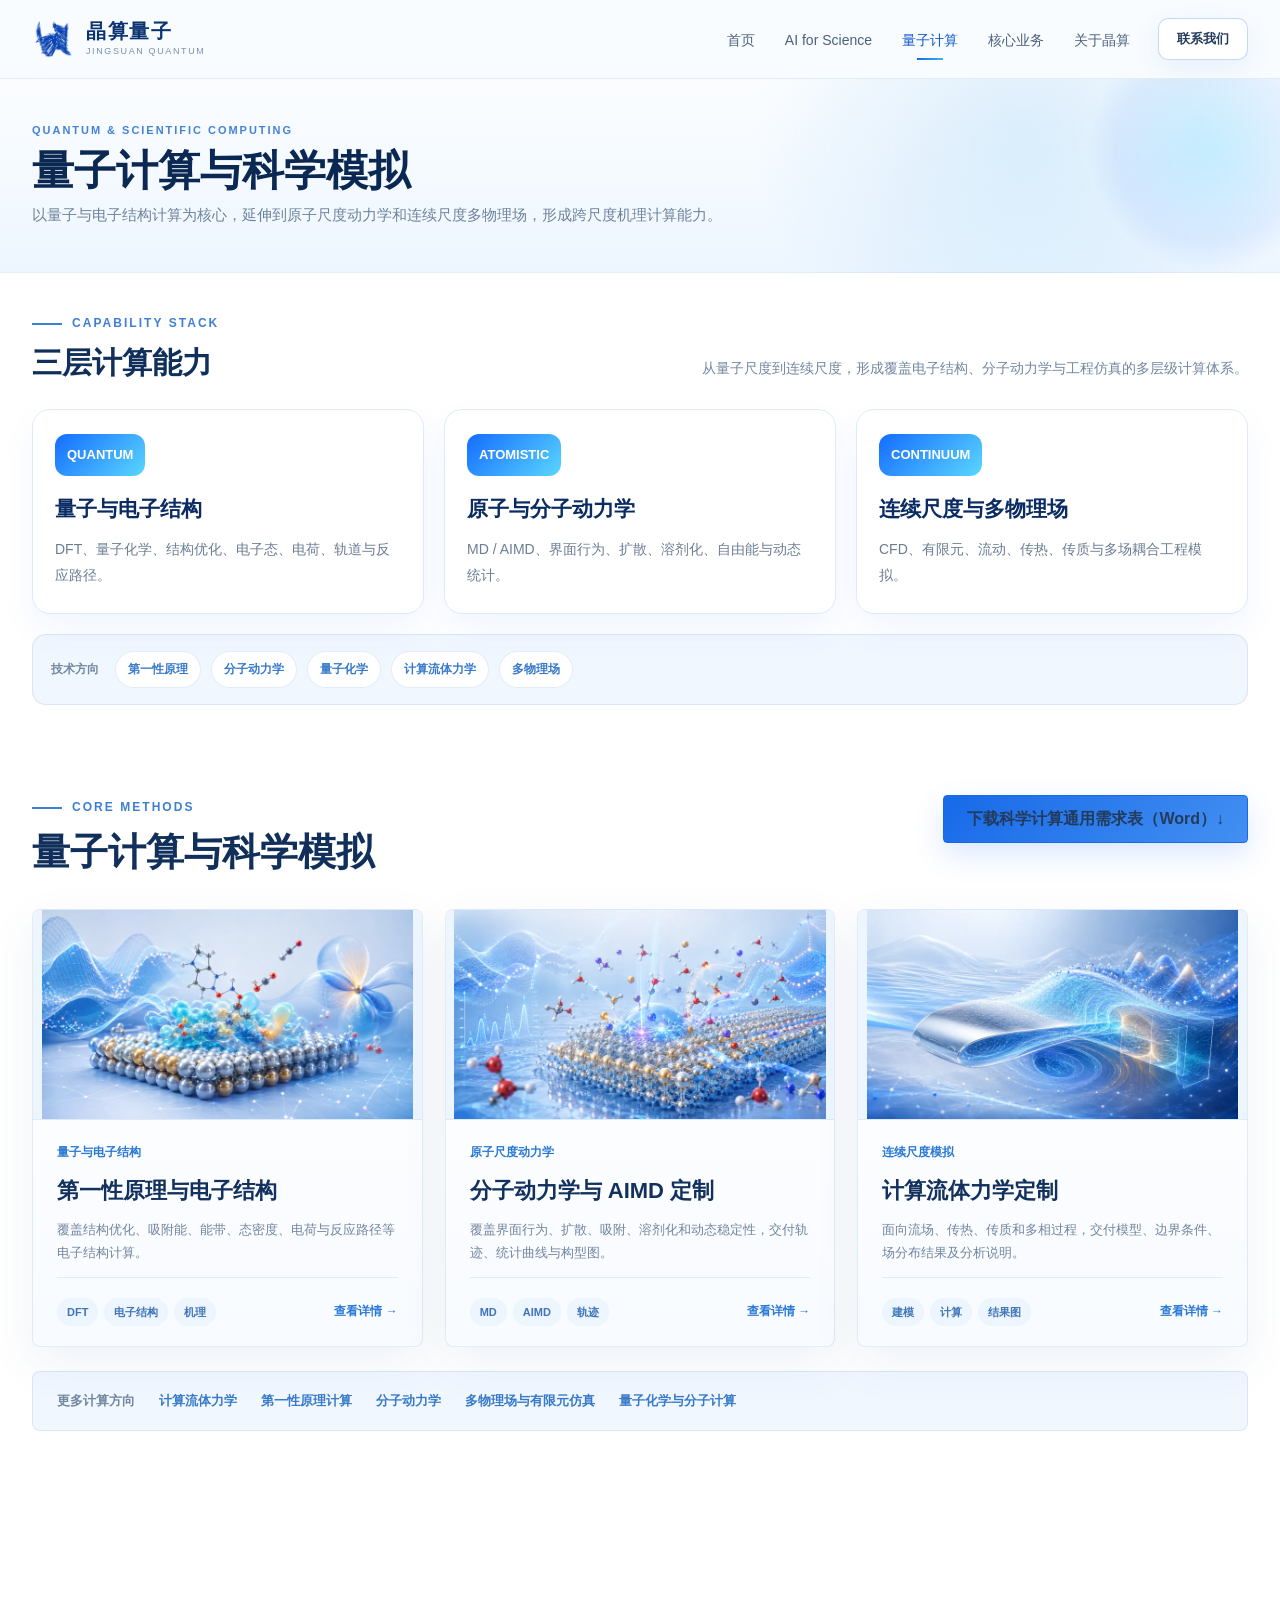
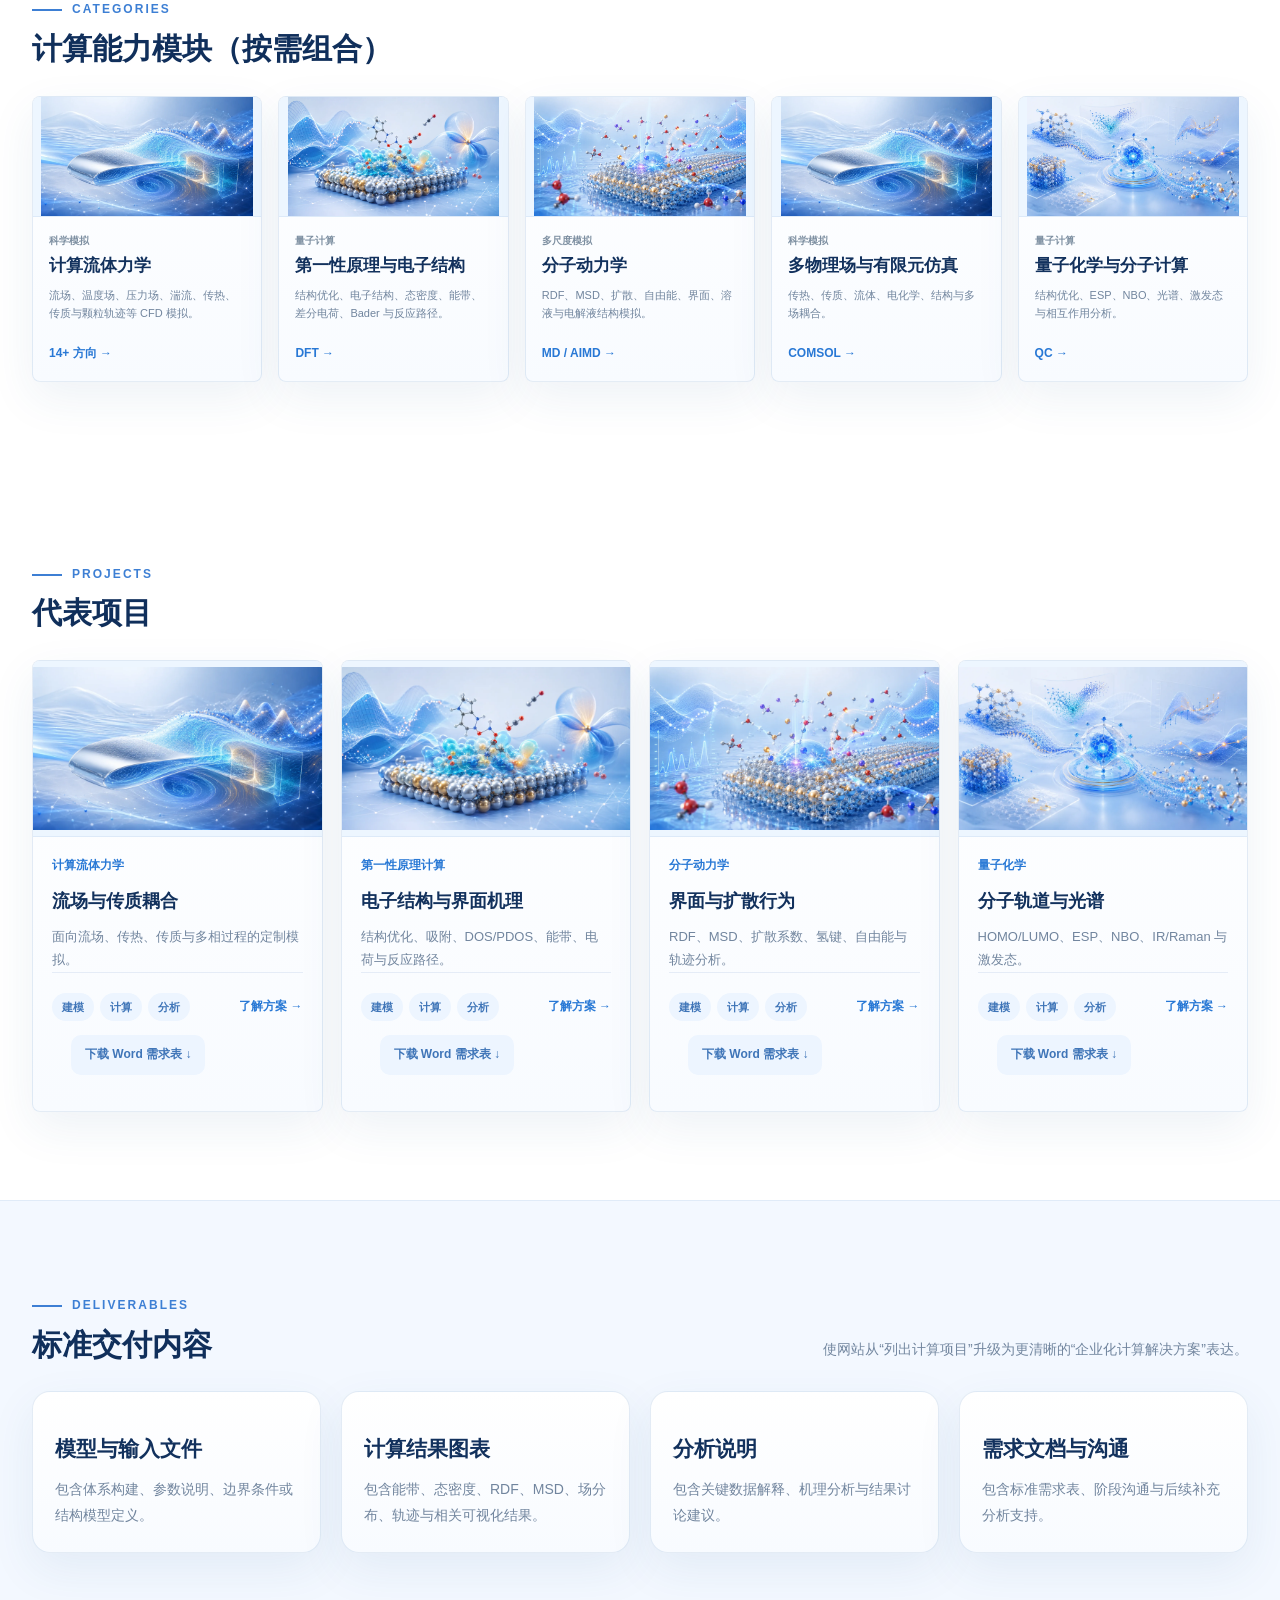
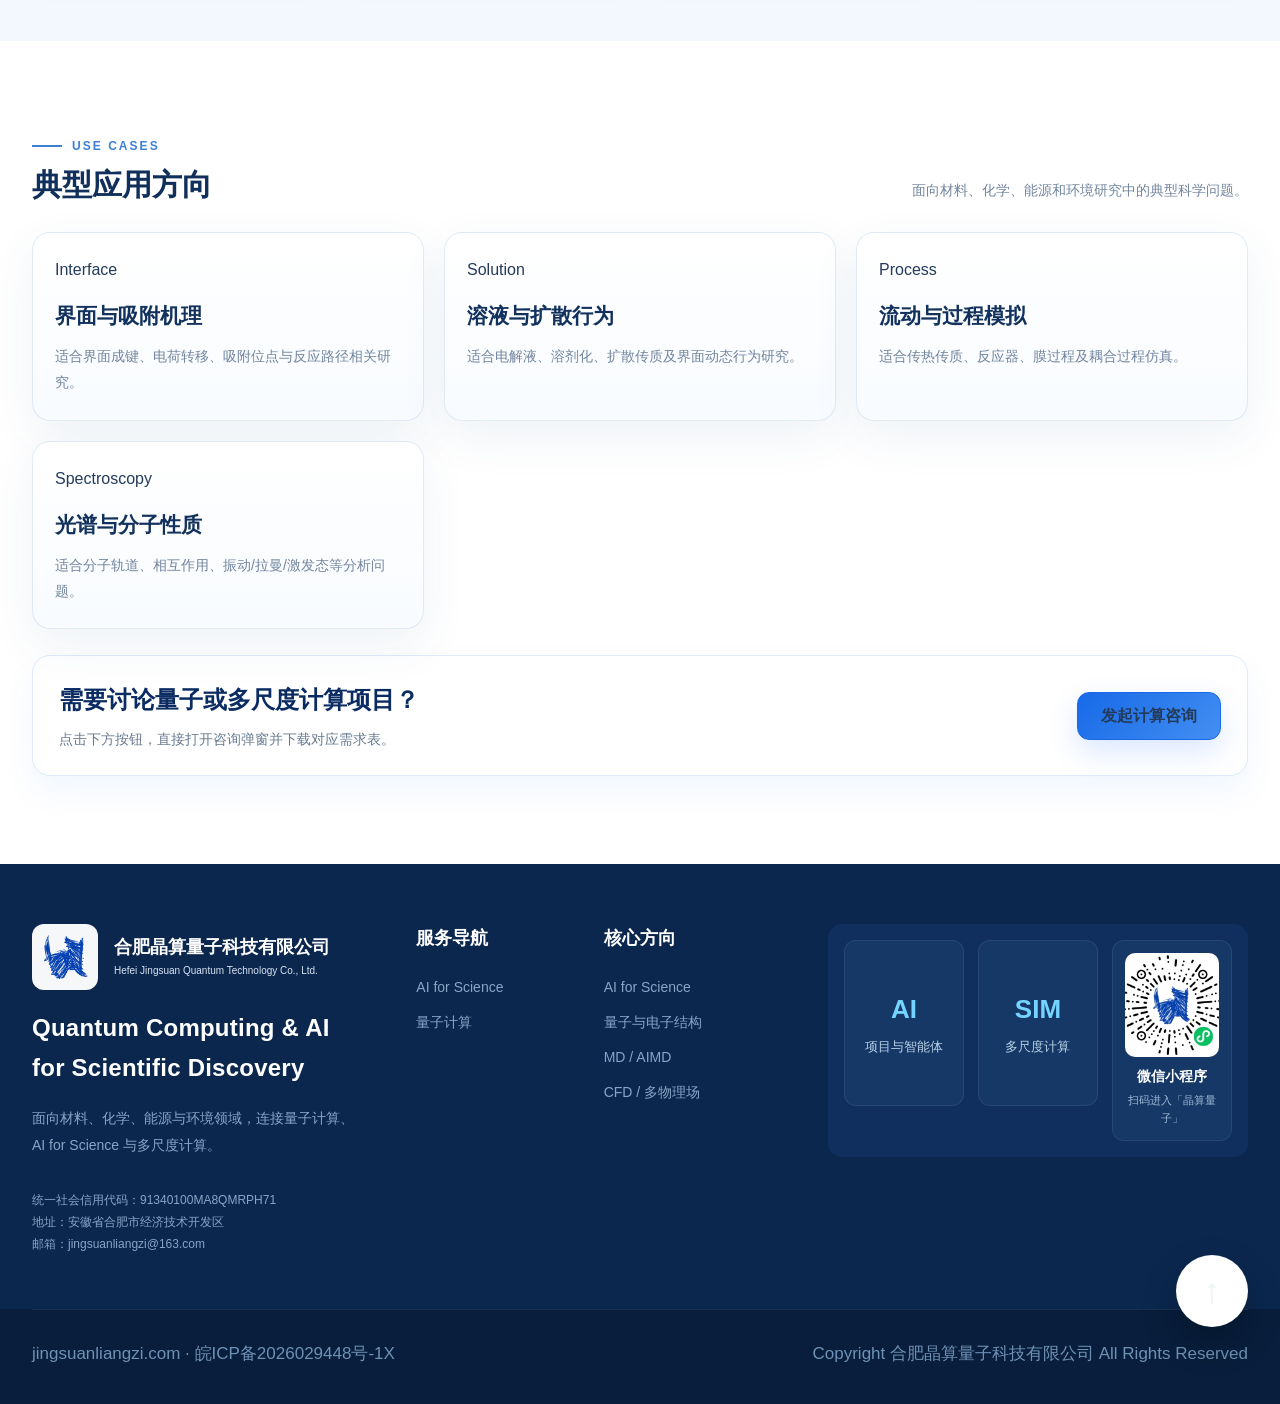
<file: board/computational-simulation.html>
<!DOCTYPE html>

<html lang="zh-CN"><head>
<meta charset="utf-8"/><base href="../"/><meta content="width=device-width,initial-scale=1" name="viewport"/>
<title>DFT/MD/COMSOL科学计算｜第一性原理与分子动力学｜晶算量子</title>
<meta content="晶算量子量子计算与科学模拟：以 DFT、量子化学与电子结构为核心，延伸至 MD/AIMD、CFD 与多物理场模拟。" name="description"/>
<link href="assets/images/icon-64.png" rel="icon"/><link href="assets/css/site.css" rel="stylesheet"/><link href="assets/css/hqt-redesign.css" rel="stylesheet"/><link href="assets/css/unified-shell.css" rel="stylesheet"/><link href="assets/css/jsq-v12.css" rel="stylesheet"/>

<!-- JSQ SEO START -->
<meta name="description" content="晶算量子提供第一性原理 DFT、VASP、分子动力学 MD/AIMD、量子化学、CFD、COMSOL 多物理场与有限元科学计算服务，支持电子结构、吸附、扩散、界面与反应机理研究。">
<meta name="robots" content="index, follow, max-image-preview:large, max-snippet:-1, max-video-preview:-1">
<meta name="bingbot" content="index, follow, max-image-preview:large">
<meta name="googlebot" content="index, follow, max-image-preview:large">
<meta name="author" content="合肥晶算量子科技有限公司">
<link rel="canonical" href="https://jingsuanliangzi.com/board/computational-simulation.html">
<link rel="sitemap" type="application/xml" title="Sitemap" href="https://jingsuanliangzi.com/sitemap.xml">
<link rel="alternate" hreflang="zh-CN" href="https://jingsuanliangzi.com/board/computational-simulation.html">
<link rel="alternate" hreflang="x-default" href="https://jingsuanliangzi.com/board/computational-simulation.html">
<meta property="og:locale" content="zh_CN">
<meta property="og:type" content="website">
<meta property="og:site_name" content="晶算量子 Jingsuan Quantum">
<meta property="og:title" content="DFT/MD/COMSOL科学计算｜第一性原理与分子动力学｜晶算量子">
<meta property="og:description" content="晶算量子提供第一性原理 DFT、VASP、分子动力学 MD/AIMD、量子化学、CFD、COMSOL 多物理场与有限元科学计算服务，支持电子结构、吸附、扩散、界面与反应机理研究。">
<meta property="og:url" content="https://jingsuanliangzi.com/board/computational-simulation.html">
<meta property="og:image" content="https://jingsuanliangzi.com/assets/images/v12/quantum-electronic.webp">
<meta property="og:image:alt" content="晶算量子 AI for Science 与科学计算">
<meta name="twitter:card" content="summary_large_image">
<meta name="twitter:title" content="DFT/MD/COMSOL科学计算｜第一性原理与分子动力学｜晶算量子">
<meta name="twitter:description" content="晶算量子提供第一性原理 DFT、VASP、分子动力学 MD/AIMD、量子化学、CFD、COMSOL 多物理场与有限元科学计算服务，支持电子结构、吸附、扩散、界面与反应机理研究。">
<meta name="twitter:image" content="https://jingsuanliangzi.com/assets/images/v12/quantum-electronic.webp">
<script type="application/ld+json">{"@context":"https://schema.org","@graph":[{"@type":"Organization","@id":"https://jingsuanliangzi.com/#organization","name":"合肥晶算量子科技有限公司","alternateName":"Jingsuan Quantum","legalName":"合肥晶算量子科技有限公司","url":"https://jingsuanliangzi.com/","logo":"https://jingsuanliangzi.com/assets/images/logo-mark.png","email":"jingsuanliangzi@163.com","identifier":"91340100MA8QMRPH71","address":{"@type":"PostalAddress","streetAddress":"经济技术开发区","addressLocality":"合肥市","addressRegion":"安徽省","addressCountry":"CN"},"knowsAbout":["AI for Science","Scientific Machine Learning","Scientific Agent","Density Functional Theory","Molecular Dynamics","Quantum Chemistry","Computational Fluid Dynamics","Multiphysics Simulation"]},{"@type":"WebSite","@id":"https://jingsuanliangzi.com/#website","url":"https://jingsuanliangzi.com/","name":"晶算量子","alternateName":"Jingsuan Quantum","inLanguage":"zh-CN","publisher":{"@id":"https://jingsuanliangzi.com/#organization"}},{"@type":"WebPage","@id":"https://jingsuanliangzi.com/board/computational-simulation.html#webpage","url":"https://jingsuanliangzi.com/board/computational-simulation.html","name":"DFT/MD/COMSOL科学计算｜第一性原理与分子动力学｜晶算量子","description":"晶算量子提供第一性原理 DFT、VASP、分子动力学 MD/AIMD、量子化学、CFD、COMSOL 多物理场与有限元科学计算服务，支持电子结构、吸附、扩散、界面与反应机理研究。","inLanguage":"zh-CN","isPartOf":{"@id":"https://jingsuanliangzi.com/#website"},"about":{"@id":"https://jingsuanliangzi.com/#organization"}},{"@type":"Service","@id":"https://jingsuanliangzi.com/board/computational-simulation.html#service","name":"DFT、MD与多尺度科学计算服务","serviceType":"DFT, Molecular Dynamics, Quantum Chemistry, CFD, Multiphysics Simulation","description":"晶算量子提供第一性原理 DFT、VASP、分子动力学 MD/AIMD、量子化学、CFD、COMSOL 多物理场与有限元科学计算服务，支持电子结构、吸附、扩散、界面与反应机理研究。","url":"https://jingsuanliangzi.com/board/computational-simulation.html","provider":{"@id":"https://jingsuanliangzi.com/#organization"},"areaServed":{"@type":"Country","name":"China"}},{"@type":"BreadcrumbList","itemListElement":[{"@type":"ListItem","position":1,"name":"首页","item":"https://jingsuanliangzi.com/"},{"@type":"ListItem","position":2,"name":"科学计算","item":"https://jingsuanliangzi.com/board/computational-simulation.html"}]}]}</script>
<!-- JSQ SEO END -->
</head><body class="official-board-page jsq-site" id="top">
<header class="jsq-header" id="site-header">
<div class="jsq-nav container">
<a aria-label="晶算量子首页" class="jsq-brand" href="index.html">
<img alt="" src="assets/images/logo-mark.png"/><span><strong>晶算量子</strong><small>JINGSUAN QUANTUM</small></span>
</a>
<nav aria-label="主导航" class="jsq-main-nav">
<a href="index.html">首页</a>
<a class="" href="board/ai-projects.html">AI for Science</a>
<a class="active" href="board/computational-simulation.html">量子计算</a>
<a href="index.html#core-business">核心业务</a>
<a href="index.html#about-company">关于晶算</a>
</nav>
<a class="jsq-contact-btn" data-modal-category="PROJECT CONSULTATION" data-modal-desc="欢迎提交 AI for Science、第一性原理、分子动力学、量子化学、CFD 与多物理场相关需求。" data-modal-doc="customer-portal/templates/JSLZ-Simulation-Requirement-Form.docx" data-modal-title="项目咨询" data-project-trigger="" href="#">联系我们</a>
<button aria-expanded="false" aria-label="展开导航" class="jsq-menu-toggle" type="button">☰</button>
</div>
</header>
<main id="main">
<section class="board-intro-band"><div class="container board-intro-inner"><span>QUANTUM &amp; SCIENTIFIC COMPUTING</span><h1>量子计算与科学模拟</h1><p>以量子与电子结构计算为核心，延伸到原子尺度动力学和连续尺度多物理场，形成跨尺度机理计算能力。</p></div></section>
<section class="section board-value-section">
<div class="container">
<div class="section-title-row">
<div><span class="section-en">CAPABILITY STACK</span><h2>三层计算能力</h2></div>
<p>从量子尺度到连续尺度，形成覆盖电子结构、分子动力学与工程仿真的多层级计算体系。</p>
</div>
<div class="stack-grid">
<article class="stack-card"><span>QUANTUM</span><h3>量子与电子结构</h3><p>DFT、量子化学、结构优化、电子态、电荷、轨道与反应路径。</p></article>
<article class="stack-card"><span>ATOMISTIC</span><h3>原子与分子动力学</h3><p>MD / AIMD、界面行为、扩散、溶剂化、自由能与动态统计。</p></article>
<article class="stack-card"><span>CONTINUUM</span><h3>连续尺度与多物理场</h3><p>CFD、有限元、流动、传热、传质与多场耦合工程模拟。</p></article>
</div>
<div class="deliver-strip">
<span>技术方向</span><a href="#dft">第一性原理</a><a href="#md">分子动力学</a><a href="#qc">量子化学</a><a href="#cfd">计算流体力学</a><a href="#comsol">多物理场</a>
</div>
</div>
</section>
<section class="section hqt-capability-section hqt-capability-calc"><div class="container"><div class="hqt-capability-head"><div><span class="section-en">CORE METHODS</span><h1>量子计算与科学模拟</h1></div><div class="download-head"><a class="button" download="" href="customer-portal/templates/JSLZ-Simulation-Requirement-Form.docx">下载科学计算通用需求表（Word）↓</a></div></div>
<div class="hqt-feature-grid">
<article class="ai-showcase-card hqt-feature-card hqt-card-board-calc" data-modal-category="第一性原理计算" data-modal-desc="覆盖结构优化、吸附能、能带、态密度、电荷与反应路径等电子结构计算。" data-modal-doc="customer-portal/templates/calculation/JS-2.docx" data-modal-title="第一性原理计算定制" id="sim-top-dft"><div class="ai-showcase-media"><img alt="第一性原理计算" src="assets/images/v12/quantum-electronic.webp"/></div><div class="ai-showcase-copy"><span>量子与电子结构</span><h3><a data-project-target="sim-top-dft" data-project-trigger="" href="#">第一性原理与电子结构</a></h3><p>覆盖结构优化、吸附能、能带、态密度、电荷与反应路径等电子结构计算。</p><div class="ai-showcase-footer"><div class="ai-showcase-tags"><span>DFT</span><span>电子结构</span><span>机理</span></div><a data-project-target="sim-top-dft" data-project-trigger="" href="#">查看详情 →</a></div></div></article><article class="ai-showcase-card hqt-feature-card hqt-card-board-calc" data-modal-category="分子动力学" data-modal-desc="覆盖界面行为、扩散、吸附、溶剂化和动态稳定性，交付轨迹、统计曲线与构型图。" data-modal-doc="customer-portal/templates/calculation/JS-3.docx" data-modal-title="分子动力学与 AIMD 定制" id="sim-top-md"><div class="ai-showcase-media"><img alt="分子动力学与AIMD" src="assets/images/v12/molecular-dynamics.webp"/></div><div class="ai-showcase-copy"><span>原子尺度动力学</span><h3><a data-project-target="sim-top-md" data-project-trigger="" href="#">分子动力学与 AIMD 定制</a></h3><p>覆盖界面行为、扩散、吸附、溶剂化和动态稳定性，交付轨迹、统计曲线与构型图。</p><div class="ai-showcase-footer"><div class="ai-showcase-tags"><span>MD</span><span>AIMD</span><span>轨迹</span></div><a data-project-target="sim-top-md" data-project-trigger="" href="#">查看详情 →</a></div></div></article><article class="ai-showcase-card hqt-feature-card hqt-card-board-calc" data-modal-category="计算流体力学" data-modal-desc="面向流场、传热、传质和多相过程，交付模型、边界条件、场分布结果及分析说明。" data-modal-doc="customer-portal/templates/calculation/JS-1.docx" data-modal-title="计算流体力学定制" id="sim-top-cfd"><div class="ai-showcase-media"><img alt="计算流体力学" src="assets/images/v12/cfd-multiphysics.webp"/></div><div class="ai-showcase-copy"><span>连续尺度模拟</span><h3><a data-project-target="sim-top-cfd" data-project-trigger="" href="#">计算流体力学定制</a></h3><p>面向流场、传热、传质和多相过程，交付模型、边界条件、场分布结果及分析说明。</p><div class="ai-showcase-footer"><div class="ai-showcase-tags"><span>建模</span><span>计算</span><span>结果图</span></div><a data-project-target="sim-top-cfd" data-project-trigger="" href="#">查看详情 →</a></div></div></article></div>
<div class="hqt-more-strip"><span>更多计算方向</span><a href="#cfd">计算流体力学</a><a href="#dft">第一性原理计算</a><a href="#md">分子动力学</a><a href="#comsol">多物理场与有限元仿真</a><a href="#qc">量子化学与分子计算</a></div></div></section>
<section class="section hqt-section-soft"><div class="container"><div class="section-title-row"><div><span class="section-en">CATEGORIES</span><h2>计算能力模块（按需组合）</h2></div></div><div class="hqt-category-grid"><a class="hqt-category-tile" data-modal-category="计算流体力学" data-modal-desc="流场、温度场、压力场、湍流、传热、传质与颗粒轨迹等 CFD 模拟。" data-modal-doc="customer-portal/templates/calculation/JS-1.docx" data-modal-title="计算流体力学" data-project-target="cfd" data-project-trigger="" href="#" id="cfd"><div class="tile-art"><img alt="科学计算素材" src="assets/images/v12/cfd-multiphysics.webp"/></div><span>科学模拟</span><h3>计算流体力学</h3><p>流场、温度场、压力场、湍流、传热、传质与颗粒轨迹等 CFD 模拟。</p><b>14+ 方向 →</b></a>
<a class="hqt-category-tile" data-modal-category="第一性原理计算" data-modal-desc="结构优化、电子结构、态密度、能带、差分电荷、Bader 与反应路径。" data-modal-doc="customer-portal/templates/calculation/JS-2.docx" data-modal-title="第一性原理计算" data-project-target="dft" data-project-trigger="" href="#" id="dft"><div class="tile-art"><img alt="科学计算素材" src="assets/images/v12/quantum-electronic.webp"/></div><span>量子计算</span><h3>第一性原理与电子结构</h3><p>结构优化、电子结构、态密度、能带、差分电荷、Bader 与反应路径。</p><b>DFT →</b></a>
<a class="hqt-category-tile" data-modal-category="分子动力学" data-modal-desc="RDF、MSD、扩散、自由能、界面、溶液与电解液结构模拟。" data-modal-doc="customer-portal/templates/calculation/JS-3.docx" data-modal-title="分子动力学" data-project-target="md" data-project-trigger="" href="#" id="md"><div class="tile-art"><img alt="科学计算素材" src="assets/images/v12/molecular-dynamics.webp"/></div><span>多尺度模拟</span><h3>分子动力学</h3><p>RDF、MSD、扩散、自由能、界面、溶液与电解液结构模拟。</p><b>MD / AIMD →</b></a>
<a class="hqt-category-tile" data-modal-category="多物理场与有限元仿真" data-modal-desc="传热、传质、流体、电化学、结构与多场耦合。" data-modal-doc="customer-portal/templates/calculation/JS-4.docx" data-modal-title="多物理场与有限元仿真" data-project-target="comsol" data-project-trigger="" href="#" id="comsol"><div class="tile-art"><img alt="科学计算素材" src="assets/images/v12/cfd-multiphysics.webp"/></div><span>科学模拟</span><h3>多物理场与有限元仿真</h3><p>传热、传质、流体、电化学、结构与多场耦合。</p><b>COMSOL →</b></a>
<a class="hqt-category-tile" data-modal-category="量子化学与分子计算" data-modal-desc="结构优化、ESP、NBO、光谱、激发态与相互作用分析。" data-modal-doc="customer-portal/templates/calculation/JS-5.docx" data-modal-title="量子化学与分子计算" data-project-target="qc" data-project-trigger="" href="#" id="qc"><div class="tile-art"><img alt="科学计算素材" src="assets/images/v12/hero-ai-quantum.webp"/></div><span>量子计算</span><h3>量子化学与分子计算</h3><p>结构优化、ESP、NBO、光谱、激发态与相互作用分析。</p><b>QC →</b></a></div></div></section>
<section class="section hqt-section-white"><div class="container"><div class="section-title-row"><div><span class="section-en">PROJECTS</span><h2>代表项目</h2></div></div><div class="hqt-board-card-grid"><article class="ai-showcase-card hqt-compact-card hqt-card-board-calc" data-modal-category="计算流体力学" data-modal-desc="面向流场、传热、传质与多相过程的定制模拟。" data-modal-doc="customer-portal/templates/calculation/JS-1.docx" data-modal-title="流场与传质耦合" id="rep-cfd"><div class="ai-showcase-media"><img alt="计算项目素材" src="assets/images/v12/cfd-multiphysics.webp"/></div><div class="ai-showcase-copy"><span>计算流体力学</span><h3><a data-project-target="rep-cfd" data-project-trigger="" href="#">流场与传质耦合</a></h3><p>面向流场、传热、传质与多相过程的定制模拟。</p><div class="ai-showcase-footer"><div class="ai-showcase-tags"><span>建模</span><span>计算</span><span>分析</span></div><a data-project-target="rep-cfd" data-project-trigger="" href="#">了解方案 →</a></div><div class="word-download"><a download="" href="customer-portal/templates/calculation/JS-1.docx">下载 Word 需求表 ↓</a></div></div></article>
<article class="ai-showcase-card hqt-compact-card hqt-card-board-calc" data-modal-category="第一性原理计算" data-modal-desc="结构优化、吸附、DOS/PDOS、能带、电荷与反应路径。" data-modal-doc="customer-portal/templates/calculation/JS-2.docx" data-modal-title="电子结构与界面机理" id="rep-dft"><div class="ai-showcase-media"><img alt="计算项目素材" src="assets/images/v12/quantum-electronic.webp"/></div><div class="ai-showcase-copy"><span>第一性原理计算</span><h3><a data-project-target="rep-dft" data-project-trigger="" href="#">电子结构与界面机理</a></h3><p>结构优化、吸附、DOS/PDOS、能带、电荷与反应路径。</p><div class="ai-showcase-footer"><div class="ai-showcase-tags"><span>建模</span><span>计算</span><span>分析</span></div><a data-project-target="rep-dft" data-project-trigger="" href="#">了解方案 →</a></div><div class="word-download"><a download="" href="customer-portal/templates/calculation/JS-2.docx">下载 Word 需求表 ↓</a></div></div></article>
<article class="ai-showcase-card hqt-compact-card hqt-card-board-calc" data-modal-category="分子动力学" data-modal-desc="RDF、MSD、扩散系数、氢键、自由能与轨迹分析。" data-modal-doc="customer-portal/templates/calculation/JS-3.docx" data-modal-title="界面与扩散行为" id="rep-md"><div class="ai-showcase-media"><img alt="计算项目素材" src="assets/images/v12/molecular-dynamics.webp"/></div><div class="ai-showcase-copy"><span>分子动力学</span><h3><a data-project-target="rep-md" data-project-trigger="" href="#">界面与扩散行为</a></h3><p>RDF、MSD、扩散系数、氢键、自由能与轨迹分析。</p><div class="ai-showcase-footer"><div class="ai-showcase-tags"><span>建模</span><span>计算</span><span>分析</span></div><a data-project-target="rep-md" data-project-trigger="" href="#">了解方案 →</a></div><div class="word-download"><a download="" href="customer-portal/templates/calculation/JS-3.docx">下载 Word 需求表 ↓</a></div></div></article>
<article class="ai-showcase-card hqt-compact-card hqt-card-board-calc" data-modal-category="量子化学" data-modal-desc="HOMO/LUMO、ESP、NBO、IR/Raman 与激发态。" data-modal-doc="customer-portal/templates/calculation/JS-5.docx" data-modal-title="分子轨道与光谱" id="rep-qc"><div class="ai-showcase-media"><img alt="计算项目素材" src="assets/images/v12/hero-ai-quantum.webp"/></div><div class="ai-showcase-copy"><span>量子化学</span><h3><a data-project-target="rep-qc" data-project-trigger="" href="#">分子轨道与光谱</a></h3><p>HOMO/LUMO、ESP、NBO、IR/Raman 与激发态。</p><div class="ai-showcase-footer"><div class="ai-showcase-tags"><span>建模</span><span>计算</span><span>分析</span></div><a data-project-target="rep-qc" data-project-trigger="" href="#">了解方案 →</a></div><div class="word-download"><a download="" href="customer-portal/templates/calculation/JS-5.docx">下载 Word 需求表 ↓</a></div></div></article></div></div></section>
<section class="section board-delivery-section">
<div class="container">
<div class="section-title-row">
<div><span class="section-en">DELIVERABLES</span><h2>标准交付内容</h2></div>
<p>使网站从“列出计算项目”升级为更清晰的“企业化计算解决方案”表达。</p>
</div>
<div class="delivery-grid four-col">
<article class="delivery-card"><h3>模型与输入文件</h3><p>包含体系构建、参数说明、边界条件或结构模型定义。</p></article>
<article class="delivery-card"><h3>计算结果图表</h3><p>包含能带、态密度、RDF、MSD、场分布、轨迹与相关可视化结果。</p></article>
<article class="delivery-card"><h3>分析说明</h3><p>包含关键数据解释、机理分析与结果讨论建议。</p></article>
<article class="delivery-card"><h3>需求文档与沟通</h3><p>包含标准需求表、阶段沟通与后续补充分析支持。</p></article>
</div>
</div>
</section>
<section class="section board-scenarios-section sim-scenarios-section">
<div class="container">
<div class="section-title-row">
<div><span class="section-en">USE CASES</span><h2>典型应用方向</h2></div>
<p>面向材料、化学、能源和环境研究中的典型科学问题。</p>
</div>
<div class="board-scenarios-grid">
<article class="board-scenario-card"><span>Interface</span><h3>界面与吸附机理</h3><p>适合界面成键、电荷转移、吸附位点与反应路径相关研究。</p></article>
<article class="board-scenario-card"><span>Solution</span><h3>溶液与扩散行为</h3><p>适合电解液、溶剂化、扩散传质及界面动态行为研究。</p></article>
<article class="board-scenario-card"><span>Process</span><h3>流动与过程模拟</h3><p>适合传热传质、反应器、膜过程及耦合过程仿真。</p></article>
<article class="board-scenario-card"><span>Spectroscopy</span><h3>光谱与分子性质</h3><p>适合分子轨道、相互作用、振动/拉曼/激发态等分析问题。</p></article>
</div>
<div class="board-page-cta"><div><h3>需要讨论量子或多尺度计算项目？</h3><p>点击下方按钮，直接打开咨询弹窗并下载对应需求表。</p></div><a class="button" data-modal-category="量子与科学计算咨询" data-modal-desc="欢迎通过微信二维码或邮箱联系晶算量子，我们将根据计算目标、模型体系与交付要求提供建议。" data-modal-doc="customer-portal/templates/JSLZ-Simulation-Requirement-Form.docx" data-modal-title="量子与科学计算咨询" data-project-trigger="" href="#">发起计算咨询</a></div>
</div>
</section>
</main>
<footer class="footer-unified">
<div class="footer-unified-main">
<section class="footer-brand-block">
<div class="footer-brand-row">
<img alt="合肥晶算量子标志" src="assets/images/logo-mark.png"/>
<div><strong>合肥晶算量子科技有限公司</strong><small>Hefei Jingsuan Quantum Technology Co., Ltd.</small></div>
</div>
<h2>Quantum Computing &amp; AI for Scientific Discovery</h2>
<p>面向材料、化学、能源与环境领域，连接量子计算、AI for Science 与多尺度计算。</p><p class="company-meta">统一社会信用代码：91340100MA8QMRPH71<br/>地址：安徽省合肥市经济技术开发区<br/>邮箱：<a href="mailto:jingsuanliangzi@163.com">jingsuanliangzi@163.com</a></p>
</section>
<nav class="footer-column">
<strong>服务导航</strong>
<a href="board/ai-projects.html">AI for Science</a>
<a href="board/computational-simulation.html">量子计算</a>
</nav>
<div class="footer-column">
<strong>核心方向</strong>




<span>AI for Science</span><span>量子与电子结构</span><span>MD / AIMD</span><span>CFD / 多物理场</span></div>
<section class="footer-service-panel footer-service-panel-qr">
<a href="board/ai-projects.html"><div><b>AI</b><small>项目与智能体</small></div></a>
<a href="board/computational-simulation.html"><div><b>SIM</b><small>多尺度计算</small></div></a>
<div class="footer-qr-card"><img alt="晶算量子微信小程序二维码" src="assets/images/miniprogram-qr.jpg"/><strong>微信小程序</strong><small>扫码进入「晶算量子」</small></div>
</section>
</div>
<div class="footer-bottom-final">
<a aria-label="返回顶部" class="footer-backtop" href="#top">↑</a>
<div class="footer-bottom-inner"><span>jingsuanliangzi.com · <a class="jsq-icp-link" href="https://beian.miit.gov.cn/" target="_blank" rel="noopener noreferrer">皖ICP备2026029448号-1X</a></span><span>Copyright 合肥晶算量子科技有限公司 All Rights Reserved</span></div>
</div>
</footer>
<div aria-hidden="true" class="project-contact-modal" id="projectContactModal">
<div class="project-contact-backdrop" data-close-modal=""></div>
<div aria-labelledby="projectModalTitle" aria-modal="true" class="project-contact-dialog" role="dialog">
<button aria-label="关闭" class="project-contact-close" data-close-modal="" type="button">×</button>
<div class="project-contact-grid">
<section class="project-contact-copy">
<span class="project-contact-kicker" id="projectModalCategory">PROJECT CONSULTATION</span>
<h3 id="projectModalTitle">项目咨询</h3>
<p id="projectModalDesc">请通过下方联系方式与晶算量子沟通项目需求，我们会结合研究方向与技术路线提供建议。</p>
<div class="project-contact-meta">
<div><strong>公司名称</strong><span>合肥晶算量子科技有限公司</span></div>
<div><strong>邮箱</strong><span><a href="mailto:jingsuanliangzi@163.com">jingsuanliangzi@163.com</a></span></div>
<div><strong>地址</strong><span>安徽省合肥市经济技术开发区</span></div>
<div><strong>统一社会信用代码</strong><span>91340100MA8QMRPH71</span></div>
</div>
<div class="project-contact-actions">
<a class="button modal-doc-button" download="" href="customer-portal/templates/JSLZ-AI-Project-Requirement-Form.docx" id="projectModalDoc">下载对应 Word 需求表</a>
<a class="button button-outline modal-email-button" href="mailto:jingsuanliangzi@163.com">邮件咨询</a>
</div>
</section>
<aside class="project-contact-aside">
<div class="project-qr-shell">
<img alt="微信二维码" src="assets/images/wechat-qr.png"/>
<strong>扫码添加微信</strong>
<small>提交需求后可进一步沟通模型、任务与交付方式</small>
<em>Jingsuan Quantum</em>
</div>
</aside>
</div>
</div>
</div>
<script src="assets/js/site.js"></script></body></html>
</file>
<file: assets/css/site.css>
:root{
  --blue:#156cff;--blue-dark:#0f4ed6;--blue-deep:#081f5c;--blue-soft:#f4f8ff;
  --blue-mid:#2aa5ff;--slate:#7f8998;--slate-dark:#647386;--line:#dfe7f2;--soft:#f7f9fc;--white:#fff;
  --ink:#0f2b61;--muted:#6d7c8f;--shadow:0 18px 55px rgba(21,108,255,.10);--container:1280px
}
*{box-sizing:border-box}
html{scroll-behavior:smooth}
body{margin:0;color:var(--ink);background:#fff;font-family:Arial,"Microsoft YaHei","PingFang SC",sans-serif;line-height:1.65;-webkit-font-smoothing:antialiased}
a{color:inherit;text-decoration:none}img{display:block;max-width:100%}button,input{font:inherit}.container{width:min(calc(100% - 40px),var(--container));margin-inline:auto}
.skip-link{position:fixed;top:-60px;left:20px;z-index:9999;padding:10px 16px;background:var(--blue-deep);color:#fff}.skip-link:focus{top:16px}
.section{padding:88px 0}
.section-en{display:inline-flex;align-items:center;gap:10px;color:var(--blue);font-size:12px;letter-spacing:.17em;font-weight:700}
.section-en:before{content:"";width:30px;height:2px;background:var(--blue)}
.button{display:inline-flex;min-height:48px;align-items:center;justify-content:center;padding:0 23px;border:1px solid var(--blue);border-radius:4px;background:var(--blue);color:#fff;font-weight:700}
.button-outline{background:transparent;border-color:rgba(255,255,255,.6);color:#fff}
</file>
<file: assets/css/hqt-redesign.css>
/* Directly follows the existing card-led corporate framework */
.hqt-capability-section{background:#fff;padding:72px 0}
.hqt-capability-section + .hqt-capability-section{border-top:1px solid #e6eef5}
.hqt-capability-calc{background:#f7fafc}
.hqt-capability-head{display:grid;grid-template-columns:minmax(0,.92fr) minmax(320px,.78fr);gap:56px;align-items:start;margin-bottom:34px}
.hqt-capability-head h1,.hqt-capability-head h2{margin:12px 0 0;color:#10284a;font-size:38px;line-height:1.18;letter-spacing:0}
.hqt-capability-head p{margin:28px 0 0;color:#6f7f91;font-size:15px;line-height:1.9}
.hqt-feature-grid{display:grid;grid-template-columns:repeat(3,minmax(0,1fr));gap:22px}
.hqt-board-card-grid{display:grid;grid-template-columns:repeat(4,minmax(0,1fr));gap:18px}
.ai-showcase-card{display:flex;min-width:0;overflow:hidden;flex-direction:column;border:1px solid #dbe5ef;border-radius:8px;background:#fff;box-shadow:0 14px 34px rgba(28,59,88,.07);transition:transform .2s ease,box-shadow .2s ease}
.ai-showcase-card:hover{transform:translateY(-4px);box-shadow:0 22px 46px rgba(28,59,88,.13)}
.ai-showcase-media{display:block;height:214px;overflow:hidden;background:#061a32;border-bottom:1px solid #e4edf4}
.ai-showcase-media img{width:100%;height:100%;object-fit:cover;background:#061a32}
.hqt-feature-card .ai-showcase-media{height:210px}
.hqt-card-board-calc .ai-showcase-media{background:#fff}
.hqt-card-board-calc .ai-showcase-media img{object-fit:contain;background:#fff}
.ai-showcase-copy{display:flex;min-height:226px;flex:1;flex-direction:column;padding:23px 24px 20px}
.ai-showcase-copy>span{color:#0967ce;font-size:12px;font-weight:900}
.ai-showcase-copy h3{margin:13px 0 11px;color:#122d55;font-size:22px;line-height:1.4}
.ai-showcase-copy p{margin:0;color:#66778b;font-size:13px;line-height:1.8}
.ai-showcase-footer{display:flex;align-items:center;justify-content:space-between;gap:14px;margin-top:auto;padding-top:20px;border-top:1px solid #e8eef4}
.ai-showcase-tags{display:flex;flex-wrap:wrap;gap:6px}
.ai-showcase-tags span{color:#526b83;font-size:11px;font-weight:800}
.ai-showcase-footer a{white-space:nowrap;color:#0b68d2;font-size:12px;font-weight:900}
.hqt-more-strip{display:flex;align-items:center;gap:24px;min-height:60px;margin-top:24px;padding:0 24px;border-radius:8px;background:#f1f6f9;overflow-x:auto}
.hqt-more-strip>span{flex:0 0 auto;color:#8a98a8;font-size:13px;font-weight:800}
.hqt-more-strip a{flex:0 0 auto;color:#244766;font-size:13px;font-weight:900}
.hqt-section-soft{background:#f5f8fb}
.hqt-section-white{background:#fff}
.section-title-row{display:flex;align-items:flex-end;justify-content:space-between;gap:34px;margin-bottom:28px}
.section-title-row h2{margin:10px 0 0;color:#10284a;font-size:30px;line-height:1.25}
.hqt-category-grid{display:grid;grid-template-columns:repeat(5,minmax(0,1fr));gap:16px}
.hqt-category-tile{display:flex;min-height:286px;overflow:hidden;flex-direction:column;border:1px solid #dbe6ee;border-radius:8px;background:#fff;box-shadow:0 12px 30px rgba(28,59,88,.06);transition:.2s}
.hqt-category-tile:hover{transform:translateY(-3px);box-shadow:0 18px 38px rgba(28,59,88,.1)}
.hqt-category-tile .tile-art{height:120px;border-bottom:1px solid #e3edf3}
.hqt-category-tile span{margin:16px 16px 0;color:#7d8fa1;font-size:10px;font-weight:900}
.hqt-category-tile h3{margin:6px 16px 8px;color:#143f61;font-size:17px;line-height:1.35}
.hqt-category-tile p{margin:0 16px;color:#657b8d;font-size:11px;line-height:1.65}
.hqt-category-tile b{margin:auto 16px 17px;color:#0756a3;font-size:12px}
.hqt-compact-card .ai-showcase-media{height:176px}.hqt-compact-card .ai-showcase-copy{min-height:218px;padding:19px}.hqt-compact-card .ai-showcase-copy h3{font-size:18px}

/* lightweight local scientific artwork, inside original card sizes */
.art-ai1{background:
radial-gradient(circle at 16% 60%,#5a79da 0 8px,transparent 9px),
radial-gradient(circle at 34% 29%,#5966d8 0 8px,transparent 9px),
radial-gradient(circle at 53% 63%,#3c8ec6 0 8px,transparent 9px),
radial-gradient(circle at 72% 25%,#6959d4 0 8px,transparent 9px),
radial-gradient(circle at 87% 58%,#347fc1 0 8px,transparent 9px),
linear-gradient(145deg,#eaf2ff,#f7fbff)}
.art-ai2{position:relative;background:linear-gradient(145deg,#071d3a,#0756a3)}
.art-ai2:after{content:"plan()  →  retrieve()  →  model()  →  insight ✓";position:absolute;left:8%;right:8%;top:44%;color:#cce5ff;font:700 14px/1.5 ui-monospace,SFMono-Regular,Consolas,monospace}
.art-ai3{background:
linear-gradient(to top,#5576d4 0 35%,transparent 35%) 12% 75%/12% 55% no-repeat,
linear-gradient(to top,#5e66d4 0 67%,transparent 67%) 34% 75%/12% 80% no-repeat,
linear-gradient(to top,#3c87bf 0 48%,transparent 48%) 56% 75%/12% 68% no-repeat,
linear-gradient(to top,#6a57d0 0 88%,transparent 88%) 78% 75%/12% 92% no-repeat,
linear-gradient(145deg,#edf3ff,#f8fbff)}
.art-cfd{background:linear-gradient(135deg,#eaf7fb,#f8fcff);position:relative}
.art-cfd:before{content:"";position:absolute;left:7%;right:7%;top:48%;height:2px;background:linear-gradient(90deg,transparent,#1f9abe,#1962b6,#8c58d4,transparent);box-shadow:0 -24px 0 rgba(46,132,196,.15),0 24px 0 rgba(89,96,207,.12)}
.art-dft{background:radial-gradient(circle at 50% 50%,#4a78db 0 17px,transparent 18px),radial-gradient(ellipse at 50% 50%,transparent 0 32%,rgba(42,104,191,.30) 32.5% 33%,transparent 33.5%),radial-gradient(ellipse at 50% 50%,transparent 0 46%,rgba(89,88,207,.22) 46.5% 47%,transparent 47.5%),linear-gradient(145deg,#eaf2ff,#fff)}
.art-md{background:
radial-gradient(circle at 15% 60%,#2d8ec4 0 8px,transparent 9px),
radial-gradient(circle at 34% 28%,#4582d2 0 8px,transparent 9px),
radial-gradient(circle at 53% 57%,#5d67d3 0 8px,transparent 9px),
radial-gradient(circle at 72% 25%,#3f9abf 0 8px,transparent 9px),
radial-gradient(circle at 87% 62%,#5c6bd5 0 8px,transparent 9px),
linear-gradient(145deg,#ecf7fb,#fff)}
.art-qc{background:linear-gradient(rgba(54,105,177,.12) 1px,transparent 1px),linear-gradient(90deg,rgba(54,105,177,.12) 1px,transparent 1px),radial-gradient(circle at 67% 40%,rgba(91,90,211,.34),transparent 14%),#f5f9ff;background-size:24px 24px,24px 24px,auto,auto}

.ai-showcase-media img{width:100%;height:100%;object-fit:cover;display:block}
.hqt-card-board-calc .ai-showcase-media img,.hqt-category-tile .tile-art img{object-fit:contain;background:#fff}
.hqt-category-tile .tile-art{height:120px;overflow:hidden;background:#fff;border-bottom:1px solid #e3edf3}
.hqt-category-tile .tile-art img{width:100%;height:100%}
.download-head{display:flex;justify-content:flex-end;align-items:flex-start;padding-top:4px}
.word-download{padding:0 24px 20px}.hqt-compact-card .word-download{padding:0 19px 17px}
.word-download a{display:inline-flex;padding:7px 11px;border-radius:5px;background:#edf6ff;color:#0756a3;font-size:11px;font-weight:900}
.company-meta{margin-top:12px!important;color:#c4daed!important;font-size:12px!important;line-height:1.85!important}.company-meta a{color:#fff}
@media(max-width:760px){.download-head{justify-content:flex-start}.hqt-capability-head{grid-template-columns:1fr}.word-download{padding-top:4px}}


/* JSLZ V4 theme overrides — aligned to company logo blue/gray */
.hqt-capability-section{padding:74px 0}
.hqt-capability-calc,.hqt-section-soft{background:#f7f8fb}
.hqt-capability-section + .hqt-capability-section{border-top:1px solid #e8eef4}
.hqt-capability-head h1,.hqt-capability-head h2,.section-title-row h2{color:#133661}
.hqt-capability-head p,.ai-showcase-copy p,.hqt-category-tile p{color:#6f7b88}
.ai-showcase-card,.hqt-category-tile{border:1px solid #dbe4ed;box-shadow:0 10px 28px rgba(10,78,162,.06)}
.ai-showcase-card:hover,.hqt-category-tile:hover{box-shadow:0 18px 40px rgba(10,78,162,.12)}
.ai-showcase-copy>span,.ai-showcase-footer a,.hqt-category-tile b{color:#0a4ea2}
.ai-showcase-tags span{padding:5px 10px;border-radius:999px;background:#eef4fb;color:#2d68b4}
.hqt-more-strip{background:linear-gradient(180deg,#f6f9fc 0%,#f0f5fb 100%);border:1px solid #e2e9f1}
.hqt-more-strip > span{color:#778392}
.hqt-more-strip a{color:#244a7a}
.hqt-more-strip a:hover{color:#0a4ea2}
.word-download a{background:#eef4fb;color:#0a4ea2}
.company-meta{color:#dce5ef!important}

/* monochrome blue overlay for abstract/local artwork to match logo */
.art-ai1{background:
radial-gradient(circle at 16% 60%,#0f57ab 0 8px,transparent 9px),
radial-gradient(circle at 34% 29%,#104da0 0 8px,transparent 9px),
radial-gradient(circle at 53% 63%,#2b6cb5 0 8px,transparent 9px),
radial-gradient(circle at 72% 25%,#0a4ea2 0 8px,transparent 9px),
radial-gradient(circle at 87% 58%,#4b84c6 0 8px,transparent 9px),
linear-gradient(145deg,#f2f6fb,#ffffff)}
.art-ai2{background:linear-gradient(145deg,#083f84,#0a4ea2)}
.art-ai2:after{color:#e1ecfa}
.art-ai3{background:
linear-gradient(to top,#0a4ea2 0 35%,transparent 35%) 12% 75%/12% 55% no-repeat,
linear-gradient(to top,#2d68b4 0 67%,transparent 67%) 34% 75%/12% 80% no-repeat,
linear-gradient(to top,#5d8fcf 0 48%,transparent 48%) 56% 75%/12% 68% no-repeat,
linear-gradient(to top,#104da0 0 88%,transparent 88%) 78% 75%/12% 92% no-repeat,
linear-gradient(145deg,#f2f6fb,#ffffff)}
.art-cfd{background:linear-gradient(135deg,#f3f7fb,#ffffff);position:relative}
.art-cfd:before{background:linear-gradient(90deg,transparent,#86a9d6,#0a4ea2,#5a7fb8,transparent);box-shadow:0 -24px 0 rgba(10,78,162,.10),0 24px 0 rgba(45,104,180,.10)}
.art-dft{background:radial-gradient(circle at 50% 50%,#0a4ea2 0 17px,transparent 18px),radial-gradient(ellipse at 50% 50%,transparent 0 32%,rgba(10,78,162,.28) 32.5% 33%,transparent 33.5%),radial-gradient(ellipse at 50% 50%,transparent 0 46%,rgba(45,104,180,.18) 46.5% 47%,transparent 47.5%),linear-gradient(145deg,#f2f6fb,#fff)}
.art-md{background:
radial-gradient(circle at 15% 60%,#2d68b4 0 8px,transparent 9px),
radial-gradient(circle at 34% 28%,#4b84c6 0 8px,transparent 9px),
radial-gradient(circle at 53% 57%,#0a4ea2 0 8px,transparent 9px),
radial-gradient(circle at 72% 25%,#5d8fcf 0 8px,transparent 9px),
radial-gradient(circle at 87% 62%,#104da0 0 8px,transparent 9px),
linear-gradient(145deg,#f2f6fb,#fff)}
.art-qc{background:linear-gradient(rgba(10,78,162,.10) 1px,transparent 1px),linear-gradient(90deg,rgba(10,78,162,.10) 1px,transparent 1px),radial-gradient(circle at 67% 40%,rgba(45,104,180,.24),transparent 14%),#f6f9fd;background-size:24px 24px,24px 24px,auto,auto}


/* V5 electric blue content accents */
.hqt-capability-head .section-en,.section-title-row .section-en{color:#156cff}
.hqt-capability-head .section-en:before,.section-title-row .section-en:before{background:linear-gradient(90deg,#156cff 0%,#5ad6ff 100%)}
.ai-showcase-card,.hqt-category-tile{box-shadow:0 10px 28px rgba(21,108,255,.06)}
.ai-showcase-card:hover,.hqt-category-tile:hover{box-shadow:0 22px 46px rgba(21,108,255,.12)}
.ai-showcase-copy>span,.ai-showcase-footer a,.hqt-category-tile b{color:#156cff}
.ai-showcase-tags span{background:linear-gradient(180deg,#eef5ff 0%,#f6fbff 100%);color:#156cff}
.hqt-more-strip{background:linear-gradient(90deg,#f5f9ff 0%,#f0f8ff 100%);border:1px solid #dfeafb}
.hqt-more-strip a:hover{color:#156cff}
.download-head .button{background:linear-gradient(135deg,#156cff 0%,#2aa5ff 100%);border-color:#156cff;box-shadow:0 12px 26px rgba(21,108,255,.16)}
.word-download a{display:inline-flex;margin-top:14px;padding:10px 14px;border-radius:10px;background:linear-gradient(180deg,#eef5ff 0%,#f8fbff 100%);color:#156cff;font-size:12px;font-weight:800}


/* V6 bright AI-tech visual system */
body{background:#fbfdff}
.positioning-band{position:relative;overflow:hidden;background:linear-gradient(120deg,#f8fbff 0%,#eef6ff 46%,#f8fdff 100%);border-bottom:1px solid #e4eefc}
.positioning-band:before{content:"";position:absolute;width:520px;height:520px;right:-120px;top:-240px;border-radius:50%;background:radial-gradient(circle,rgba(21,108,255,.20),rgba(42,165,255,.08) 45%,transparent 70%);filter:blur(8px)}
.positioning-band:after{content:"";position:absolute;inset:0;opacity:.30;background-image:linear-gradient(rgba(21,108,255,.07) 1px,transparent 1px),linear-gradient(90deg,rgba(21,108,255,.07) 1px,transparent 1px);background-size:44px 44px;mask-image:linear-gradient(90deg,#000 0%,rgba(0,0,0,.5) 55%,transparent 100%)}
.positioning-inner{position:relative;z-index:2;min-height:260px;display:grid;grid-template-columns:1fr 320px;gap:50px;align-items:center}
.positioning-kicker{display:block;color:#156cff;font-size:11px;letter-spacing:.22em;font-weight:900}
.positioning-copy h1{margin:10px 0 13px;max-width:900px;color:#0b2c63;font-size:clamp(38px,4.6vw,66px);line-height:1.02;letter-spacing:-.045em}
.positioning-copy h1 em{font-style:normal;color:#2aa5ff;font-weight:500}
.positioning-copy p{margin:0;color:#5f7188;font-size:17px}
.positioning-copy p b{color:#156cff}
.positioning-orb{position:relative;width:250px;height:250px;justify-self:end;display:grid;place-items:center}
.positioning-orb i{position:absolute;left:50%;top:50%;border:1px solid rgba(21,108,255,.24);border-radius:50%;transform:translate(-50%,-50%)}
.positioning-orb i:nth-child(1){width:230px;height:86px;transform:translate(-50%,-50%) rotate(18deg)}
.positioning-orb i:nth-child(2){width:222px;height:82px;transform:translate(-50%,-50%) rotate(78deg)}
.positioning-orb i:nth-child(3){width:155px;height:155px}
.positioning-orb b{position:relative;z-index:2;width:78px;height:78px;border-radius:50%;display:grid;place-items:center;background:linear-gradient(135deg,#156cff,#57cfff);color:#fff;font-size:34px;box-shadow:0 18px 45px rgba(21,108,255,.28)}
.hqt-capability-ai{background:#ffffff}
.hqt-capability-calc,.hqt-section-soft{background:linear-gradient(180deg,#f7fbff 0%,#f2f7fd 100%)}
.ai-showcase-card,.hqt-category-tile{border:1px solid #dfeafb;background:rgba(255,255,255,.98)}
.ai-showcase-card:hover,.hqt-category-tile:hover{border-color:#b9d6ff;box-shadow:0 24px 55px rgba(21,108,255,.14)}
.hqt-capability-head h1,.hqt-capability-head h2,.section-title-row h2{color:#0b2c63}
.ai-showcase-copy h3{color:#10386e}
.hqt-more-strip{background:linear-gradient(90deg,#f8fbff 0%,#eef6ff 100%)}
.footer-unified{background:linear-gradient(140deg,#0b2c63 0%,#104da8 55%,#156cff 100%)}
.footer-service-panel.footer-service-panel-qr{background:rgba(255,255,255,.10);backdrop-filter:blur(10px)}
@media(max-width:900px){.positioning-inner{grid-template-columns:1fr}.positioning-orb{justify-self:center}.positioning-copy{text-align:center}}
@media(max-width:620px){.positioning-inner{min-height:0;padding:56px 0}.positioning-copy h1{font-size:40px}.positioning-copy p{font-size:15px}.positioning-orb{width:210px;height:210px}}


/* V7 optimized homepage additions */
.section-lite{padding:56px 0;background:#fff}
.positioning-pills{display:flex;flex-wrap:wrap;gap:10px;margin-top:18px}
.positioning-pills span{display:inline-flex;align-items:center;min-height:34px;padding:0 14px;border-radius:999px;background:linear-gradient(180deg,#ffffff 0%,#eff6ff 100%);border:1px solid #d9e8ff;color:#156cff;font-size:12px;font-weight:800;box-shadow:0 8px 20px rgba(21,108,255,.06)}
.company-core-title p,.section-title-row p{max-width:720px;margin:0;color:#687a8f;font-size:14px;line-height:1.9}
.company-core-grid{display:grid;grid-template-columns:repeat(3,minmax(0,1fr));gap:20px}
.company-core-card{position:relative;padding:26px 24px 24px;border:1px solid #dfeafb;border-radius:18px;background:linear-gradient(180deg,#ffffff 0%,#f6fbff 100%);box-shadow:0 18px 42px rgba(21,108,255,.08);overflow:hidden}
.company-core-card:before{content:"";position:absolute;right:-40px;top:-40px;width:150px;height:150px;border-radius:50%;background:radial-gradient(circle,rgba(90,214,255,.35),rgba(21,108,255,.08) 58%,transparent 70%)}
.company-core-card span{display:inline-grid;place-items:center;width:42px;height:42px;border-radius:12px;background:linear-gradient(135deg,#156cff,#5ad6ff);color:#fff;font-size:14px;font-weight:900;box-shadow:0 12px 24px rgba(21,108,255,.22)}
.company-core-card h3{margin:18px 0 10px;color:#0b2c63;font-size:24px}
.company-core-card p{margin:0;color:#6a7c90;font-size:14px;line-height:1.85}
.company-core-card b{display:block;margin-top:16px;color:#156cff;font-size:13px}
.company-scope-strip{display:flex;align-items:center;gap:10px;flex-wrap:wrap;margin-top:22px;padding:16px 18px;border-radius:14px;background:linear-gradient(90deg,#f8fbff 0%,#eef6ff 100%);border:1px solid #e0ebfb}
.company-scope-strip span{margin-right:8px;color:#607289;font-size:12px;font-weight:900}.company-scope-strip a{padding:7px 12px;border-radius:999px;background:#fff;color:#156cff;font-size:12px;font-weight:800;border:1px solid #dcebff}
.downloads-section{background:linear-gradient(180deg,#fbfdff 0%,#f4f8ff 100%);border-top:1px solid #e8f0fb}
.downloads-grid{display:grid;grid-template-columns:repeat(2,minmax(0,1fr));gap:22px}
.download-card{padding:28px 26px;border:1px solid #dfeafb;border-radius:18px;background:rgba(255,255,255,.98);box-shadow:0 18px 42px rgba(21,108,255,.08)}
.download-card span{display:inline-block;color:#156cff;font-size:11px;font-weight:900;letter-spacing:.12em}.download-card h3{margin:10px 0 10px;color:#0b2c63;font-size:24px}.download-card p{margin:0 0 22px;color:#6b7d91;font-size:14px;line-height:1.85}
.download-card .button{min-height:46px;border-radius:12px;background:linear-gradient(135deg,#156cff 0%,#5ad6ff 100%);border-color:#156cff;box-shadow:0 12px 24px rgba(21,108,255,.16)}
.board-intro-band{position:relative;overflow:hidden;padding:42px 0;background:linear-gradient(120deg,#f9fbff 0%,#eef6ff 65%,#f9fdff 100%);border-bottom:1px solid #e7effb}
.board-intro-band:after{content:"";position:absolute;right:-50px;top:-50px;width:240px;height:240px;border-radius:50%;background:radial-gradient(circle,rgba(90,214,255,.28),rgba(21,108,255,.08) 55%,transparent 72%)}
.board-intro-inner{position:relative;z-index:2}.board-intro-inner span{display:block;color:#156cff;font-size:11px;font-weight:900;letter-spacing:.18em}.board-intro-inner h1{margin:10px 0 8px;color:#0b2c63;font-size:42px;line-height:1.05}.board-intro-inner p{max-width:820px;margin:0;color:#627489;font-size:15px;line-height:1.9}
@media(max-width:980px){.company-core-grid,.downloads-grid{grid-template-columns:1fr}.company-core-title{align-items:flex-start}.board-intro-inner h1{font-size:34px}}
@media(max-width:620px){.positioning-pills span{font-size:11px}.company-core-card h3,.download-card h3{font-size:21px}.board-intro-band{padding:34px 0}.board-intro-inner h1{font-size:30px}}


/* V8 clickable project styling */
.ai-showcase-copy h3 a,.ai-showcase-media[data-project-trigger],.hqt-category-tile[data-project-trigger]{cursor:pointer}
.ai-showcase-footer a[data-project-trigger]{display:inline-flex;align-items:center}
.ai-showcase-copy h3 a:hover,.ai-showcase-footer a[data-project-trigger]:hover,.hqt-category-tile[data-project-trigger]:hover h3{color:#156cff}


/* V9 corporate-site enhancements */
.hero-cta-row{display:flex;flex-wrap:wrap;gap:12px;margin-top:22px}.hero-cta-row .button{border-radius:12px;min-height:48px;padding:0 20px}
.hero-ghost-btn{background:linear-gradient(135deg,#0f4ed6 0%,#156cff 100%);border-color:#0f4ed6}
.hero-outline-btn{background:#fff;color:#156cff;border:1px solid #d8e6ff;box-shadow:0 10px 24px rgba(21,108,255,.08)}
.hero-metrics{display:grid;grid-template-columns:repeat(4,minmax(0,1fr));gap:14px;margin-top:22px}.hero-metrics div{padding:16px 14px;border-radius:16px;background:rgba(255,255,255,.78);border:1px solid #e2ecfb;box-shadow:0 14px 32px rgba(21,108,255,.06)}
.hero-metrics strong{display:block;color:#0b2c63;font-size:28px;line-height:1}.hero-metrics span{display:block;margin-top:8px;color:#607289;font-size:12px}
.brand-strength-section{background:linear-gradient(180deg,#fbfdff 0%,#f6faff 100%);border-top:1px solid #ecf2fb;border-bottom:1px solid #ecf2fb}
.brand-strength-grid{display:grid;grid-template-columns:repeat(4,minmax(0,1fr));gap:20px}.brand-strength-card{padding:24px 22px;border:1px solid #e1eafb;border-radius:18px;background:#fff;box-shadow:0 16px 34px rgba(21,108,255,.06)}
.brand-strength-card span,.workflow-card span{display:inline-grid;place-items:center;width:40px;height:40px;border-radius:12px;background:linear-gradient(135deg,#156cff,#5ad6ff);color:#fff;font-size:13px;font-weight:900}.brand-strength-card h3,.solution-card h3,.workflow-card h3{margin:16px 0 10px;color:#0b2c63;font-size:21px}.brand-strength-card p,.solution-card p,.workflow-card p,.about-company-copy p{margin:0;color:#697b8f;font-size:14px;line-height:1.85}
.company-solution-section{background:#fff}.solution-grid{display:grid;grid-template-columns:repeat(4,minmax(0,1fr));gap:20px}.solution-card{padding:24px 22px;border-radius:18px;border:1px solid #e2ebfa;background:linear-gradient(180deg,#ffffff 0%,#f7fbff 100%);box-shadow:0 16px 34px rgba(21,108,255,.06)}.solution-card span{display:inline-block;color:#156cff;font-size:11px;letter-spacing:.12em;font-weight:900}
.workflow-section{background:linear-gradient(180deg,#f9fbff 0%,#f5f9ff 100%);border-top:1px solid #e8f0fb}.workflow-grid{display:grid;grid-template-columns:repeat(4,minmax(0,1fr));gap:20px}.workflow-card{padding:24px 22px;border:1px solid #e0ebfb;border-radius:18px;background:#fff;box-shadow:0 16px 34px rgba(21,108,255,.06)}
.about-company-section{background:#fff;border-top:1px solid #edf3fb}.about-company-wrap{display:grid;grid-template-columns:1fr .95fr;gap:28px;align-items:start}.about-company-copy h2{margin:10px 0 14px;color:#0b2c63;font-size:32px}.about-company-panel{display:grid;grid-template-columns:1fr;gap:14px}.about-company-panel div{padding:16px 18px;border-radius:16px;border:1px solid #e0eafb;background:linear-gradient(180deg,#ffffff 0%,#f8fbff 100%);box-shadow:0 14px 28px rgba(21,108,255,.05)}.about-company-panel strong{display:block;margin-bottom:6px;color:#156cff;font-size:12px}.about-company-panel span,.about-company-panel a{color:#24415f;font-size:13px;line-height:1.7;word-break:break-all}
.download-consult-link{display:inline-flex;align-items:center;margin-top:14px;color:#156cff;font-size:13px;font-weight:800}
@media(max-width:980px){.hero-metrics,.brand-strength-grid,.solution-grid,.workflow-grid,.about-company-wrap{grid-template-columns:1fr 1fr}.about-company-wrap{grid-template-columns:1fr}.brand-strength-grid,.solution-grid,.workflow-grid{gap:16px}}
@media(max-width:620px){.hero-cta-row,.hero-metrics,.brand-strength-grid,.solution-grid,.workflow-grid{grid-template-columns:1fr;display:grid}.brand-strength-grid,.solution-grid,.workflow-grid{display:grid}.hero-metrics strong{font-size:24px}.about-company-copy h2{font-size:28px}}


/* V10 corporate + product style refinements */
.business-matrix-section{background:linear-gradient(180deg,#f8fbff 0%,#fdfefe 100%);border-bottom:1px solid #edf3fb}
.business-matrix-grid,.stack-grid{display:grid;grid-template-columns:repeat(4,minmax(0,1fr));gap:20px}
.business-matrix-card,.stack-card{padding:24px 22px;border-radius:18px;border:1px solid #dfeafb;background:#fff;box-shadow:0 16px 34px rgba(21,108,255,.06)}
.business-matrix-card span,.stack-card span,.solution-pillar-card span{display:inline-grid;place-items:center;min-width:42px;height:42px;padding:0 12px;border-radius:12px;background:linear-gradient(135deg,#156cff,#5ad6ff);color:#fff;font-size:13px;font-weight:900}
.business-matrix-card h3,.stack-card h3,.solution-pillar-card h3,.delivery-card h3,.board-scenario-card h3{margin:16px 0 10px;color:#0b2c63;font-size:21px}.business-matrix-card p,.stack-card p,.solution-pillar-card p,.delivery-card p,.board-scenario-card p{margin:0;color:#6b7d91;font-size:14px;line-height:1.85}
.corporate-cta-section{padding:12px 0 56px;background:#fff}.corporate-cta-card{display:flex;align-items:center;justify-content:space-between;gap:24px;padding:28px 32px;border-radius:24px;background:linear-gradient(135deg,#0b2c63 0%,#156cff 55%,#5ad6ff 100%);color:#fff;box-shadow:0 24px 56px rgba(21,108,255,.22)}
.corporate-cta-card .section-en{color:#fff}.corporate-cta-card .section-en:before{background:rgba(255,255,255,.75)}.corporate-cta-card h2{margin:10px 0 8px;font-size:32px;line-height:1.2}.corporate-cta-card p{margin:0;color:#eaf3ff;font-size:15px;line-height:1.85}.corporate-cta-actions{display:flex;flex-wrap:wrap;gap:12px}.corporate-cta-actions .button{border-radius:12px;border-color:#fff}.corporate-cta-actions .hero-ghost-btn{background:#fff;color:#156cff}
.board-value-section{padding:34px 0 12px;background:#fff}.solution-pillars-grid,.board-scenarios-grid{display:grid;grid-template-columns:repeat(3,minmax(0,1fr));gap:20px}.solution-pillar-card,.board-scenario-card,.delivery-card{padding:24px 22px;border-radius:18px;border:1px solid #dfeafb;background:linear-gradient(180deg,#fff 0%,#f9fcff 100%);box-shadow:0 14px 30px rgba(21,108,255,.05)}
.deliver-strip{display:flex;align-items:center;gap:10px;flex-wrap:wrap;margin-top:20px;padding:16px 18px;border-radius:14px;background:linear-gradient(90deg,#f7fbff 0%,#edf6ff 100%);border:1px solid #dfeafb}.deliver-strip span{margin-right:6px;color:#607289;font-size:12px;font-weight:900}.deliver-strip a{padding:8px 12px;border-radius:999px;background:#fff;border:1px solid #deebff;color:#156cff;font-size:12px;font-weight:800}
.board-delivery-section{background:linear-gradient(180deg,#fbfdff 0%,#f5f9ff 100%);border-top:1px solid #eaf1fb}.delivery-grid{display:grid;gap:20px}.delivery-grid.three-col{grid-template-columns:repeat(3,minmax(0,1fr))}.delivery-grid.four-col{grid-template-columns:repeat(4,minmax(0,1fr))}
.board-page-cta{display:flex;align-items:center;justify-content:space-between;gap:24px;margin-top:26px;padding:24px 26px;border-radius:18px;background:#fff;border:1px solid #dfeafb;box-shadow:0 16px 34px rgba(21,108,255,.06)}.board-page-cta h3{margin:0 0 8px;color:#0b2c63;font-size:24px}.board-page-cta p{margin:0;color:#687b90;font-size:14px}.board-page-cta .button{border-radius:12px;white-space:nowrap}
@media(max-width:1180px){.business-matrix-grid,.stack-grid,.delivery-grid.four-col,.solution-pillars-grid,.board-scenarios-grid{grid-template-columns:repeat(2,minmax(0,1fr))}}
@media(max-width:980px){.corporate-cta-card,.board-page-cta{flex-direction:column;align-items:flex-start}.delivery-grid.three-col{grid-template-columns:1fr}.hero-metrics{grid-template-columns:repeat(2,minmax(0,1fr))}}
@media(max-width:620px){.business-matrix-grid,.stack-grid,.solution-pillars-grid,.board-scenarios-grid,.delivery-grid.four-col,.hero-metrics{grid-template-columns:1fr}.corporate-cta-card{padding:24px 20px}.corporate-cta-card h2{font-size:28px}}
</file>
<file: assets/css/unified-shell.css>
body.modal-open{overflow:hidden}
.site-header-unified{position:sticky;top:0;z-index:1000;height:96px;background:rgba(255,255,255,.97);border-bottom:1px solid #e1e9f2;box-shadow:0 10px 28px rgba(23,58,98,.06);backdrop-filter:blur(16px)}
.unified-nav-wrap{display:flex;align-items:center;gap:28px;width:min(1440px,calc(100% - 64px));height:100%;margin:0 auto}
.unified-brand{display:flex;align-items:center;flex:0 0 auto;width:350px}
.unified-brand img{width:350px;height:86px;object-fit:contain;object-position:left center}
.unified-site-nav{display:flex;align-items:center;justify-content:flex-end;gap:30px;margin-left:auto;white-space:nowrap}
.unified-site-nav a{position:relative;display:inline-flex;align-items:center;min-height:60px;color:#31445a;font-size:16px;font-weight:900}
.unified-site-nav a:after{content:"";position:absolute;left:50%;bottom:10px;width:0;height:3px;border-radius:4px;background:#6a57d2;transform:translateX(-50%);transition:width .2s ease}
.unified-site-nav a:hover,.unified-site-nav a.active{color:#0756a3}
.unified-site-nav a:hover:after,.unified-site-nav a.active:after{width:28px}
.unified-actions{display:flex;align-items:center;gap:8px;flex:0 0 auto}
.unified-consult{display:inline-flex;align-items:center;justify-content:center;gap:8px;min-height:46px;padding:0 16px;border:0;border-radius:4px;color:#fff;font-size:14px;font-weight:900;box-shadow:0 10px 22px rgba(8,73,130,.18)}
.unified-consult-tech{background:#0756a3}.unified-consult-admin{background:#0b91a7}
.footer-unified{background:#062344;color:#d7e8f7}
.footer-unified-main{display:grid;grid-template-columns:minmax(320px,1.35fr) .55fr .7fr minmax(420px,1.1fr);gap:52px;align-items:start;width:min(1440px,calc(100% - 64px));margin:0 auto;padding:60px 0 54px}
.footer-brand-block{display:grid;gap:18px}.footer-brand-row{display:flex;align-items:center;gap:16px}
.footer-brand-row img{width:66px;height:66px;padding:7px;border-radius:12px;background:#fff;object-fit:contain}
.footer-brand-row strong{display:block;color:#fff;font-size:18px;line-height:1.35}.footer-brand-row small{display:block;margin-top:3px;color:#8fb2d2;font-size:10px}
.footer-brand-block h2{margin:0;color:#fff;font-size:22px}.footer-brand-block p{margin:0;color:#a9c6df;font-size:14px;line-height:1.9}
.footer-column{display:grid;gap:12px}.footer-column strong{margin-bottom:10px;color:#fff;font-size:18px}.footer-column a,.footer-column span{color:#b8d1e8;font-size:14px}
.footer-service-panel{display:grid;grid-template-columns:repeat(2,minmax(0,1fr));gap:24px;align-items:start;padding:28px 34px;border-radius:2px;background:#2c312f}
.footer-service-panel a{min-height:160px;display:grid;place-items:center;text-align:center;background:#fff;color:#173a5a}
.footer-service-panel b{display:block;font-size:26px;color:#0756a3}.footer-service-panel small{display:block;margin-top:5px;color:#526b80}
.footer-bottom-final{position:relative;background:#2c312f;color:#eef4f5}.footer-bottom-inner{display:flex;justify-content:space-between;gap:24px;width:min(1440px,calc(100% - 64px));margin:0 auto;padding:30px 0 36px;border-top:1px solid rgba(255,255,255,.34);font-size:17px}
.footer-backtop{position:absolute;top:-54px;right:max(32px,calc((100vw - 1440px)/2 + 16px));display:grid;place-items:center;width:72px;height:72px;border-radius:50%;background:#fff;color:#26bfb5;font-size:36px;box-shadow:0 16px 36px rgba(0,0,0,.24)}
@media(max-width:1180px){.unified-brand{width:285px}.unified-brand img{width:285px}.unified-site-nav{gap:18px}.unified-site-nav a{font-size:14px}.unified-consult{padding:0 12px}}
@media(max-width:980px){.site-header-unified{position:relative;height:auto}.unified-nav-wrap{flex-wrap:wrap;width:min(100% - 30px,920px);padding:8px 0 12px;gap:8px 16px}.unified-brand{width:250px}.unified-brand img{width:250px;height:68px}.unified-site-nav{order:3;width:100%;justify-content:flex-start;overflow-x:auto;gap:22px}.unified-site-nav a{min-height:44px}.unified-actions{margin-left:auto}.hqt-feature-grid{grid-template-columns:1fr 1fr}.hqt-category-grid{grid-template-columns:repeat(2,1fr)}.hqt-board-card-grid{grid-template-columns:repeat(2,1fr)}.footer-unified-main{grid-template-columns:1fr 1fr}}
@media(max-width:620px){.unified-brand{width:205px}.unified-brand img{width:205px;height:58px}.unified-actions{width:100%}.unified-consult{flex:1;min-height:42px}.hqt-capability-section{padding:48px 0}.hqt-feature-grid,.hqt-category-grid,.hqt-board-card-grid{grid-template-columns:1fr}.ai-showcase-copy{min-height:0}.footer-unified-main{grid-template-columns:1fr;width:min(100% - 30px,920px)}.footer-bottom-inner{width:min(100% - 30px,920px);flex-direction:column}}


/* JSLZ V4 theme overrides — header/footer aligned to logo */
.site-header-unified{border-bottom:1px solid #e5ebf2;box-shadow:0 10px 26px rgba(10,78,162,.06)}
.unified-brand{width:470px}.unified-brand img{width:470px;height:86px;object-fit:contain;object-position:left center}
.unified-site-nav a{color:#566575}
.unified-site-nav a:after{background:#0a4ea2}
.unified-site-nav a:hover,.unified-site-nav a.active{color:#0a4ea2}
.unified-consult{border-radius:8px}
.unified-consult-tech{background:#0a4ea2}
.unified-consult-admin{background:linear-gradient(180deg,#2d68b4 0%,#0a4ea2 100%)}
.footer-unified{background:linear-gradient(180deg,#0a4ea2 0%,#083f84 100%)}
.footer-brand-row img{background:rgba(255,255,255,.96)}
.footer-brand-row small{color:#d8e4f3}
.footer-brand-block p,.footer-column a,.footer-column span{color:#e2ebf4}
.footer-service-panel{background:rgba(7,47,104,.34)}
.footer-service-panel a{border-radius:10px;color:#133661}
.footer-service-panel b{color:#0a4ea2}
.footer-bottom-final{background:#072f68}
.footer-bottom-inner{border-top:1px solid rgba(255,255,255,.22)}
.footer-backtop{color:#0a4ea2}
@media(max-width:1180px){.unified-brand{width:360px}.unified-brand img{width:360px}}
@media(max-width:980px){.unified-brand{width:300px}.unified-brand img{width:300px;height:70px}}
@media(max-width:620px){.unified-brand{width:220px}.unified-brand img{width:220px;height:56px}}


/* JSLZ V5 electric blue + unified QR contact */
.site-header-unified{background:rgba(255,255,255,.98);border-bottom:1px solid #e7eef8;box-shadow:0 12px 34px rgba(22,108,255,.08)}
.unified-site-nav a{color:#607086}
.unified-site-nav a:after{height:3px;background:linear-gradient(90deg,#156cff 0%,#5ad6ff 100%)}
.unified-site-nav a:hover,.unified-site-nav a.active{color:#156cff}
.unified-consult{border-radius:10px;box-shadow:0 12px 28px rgba(21,108,255,.18)}
.unified-consult-tech{background:linear-gradient(135deg,#156cff 0%,#2aa5ff 100%)}
.unified-consult-admin{background:linear-gradient(135deg,#0f4ed6 0%,#156cff 100%)}
.footer-unified{background:linear-gradient(180deg,#0a2d88 0%,#081f5c 100%)}
.footer-brand-block h2{letter-spacing:.01em}
.footer-service-panel.footer-service-panel-qr{grid-template-columns:repeat(3,minmax(0,1fr));gap:18px;background:rgba(255,255,255,.08);border-radius:14px;padding:18px}
.footer-service-panel.footer-service-panel-qr a,.footer-qr-card{min-height:184px;border-radius:14px;border:1px solid rgba(255,255,255,.1);background:rgba(255,255,255,.95)}
.footer-service-panel.footer-service-panel-qr a{display:grid;place-items:center}
.footer-service-panel.footer-service-panel-qr b{color:#156cff}
.footer-qr-card{display:flex;flex-direction:column;align-items:center;justify-content:center;padding:14px 14px 16px;color:#14335d;text-align:center}
.footer-qr-card img{width:110px;height:110px;border-radius:14px;object-fit:cover;box-shadow:0 10px 22px rgba(21,108,255,.14)}
.footer-qr-card strong{margin-top:10px;font-size:16px;color:#156cff}
.footer-qr-card small{margin-top:3px;color:#5f6f82;font-size:12px}
.footer-qr-card em{margin-top:8px;color:#0f2b61;font-size:12px;font-style:normal;word-break:break-all}
.footer-bottom-final{background:#081742}
.footer-backtop{color:#156cff}
@media(max-width:1180px){.footer-service-panel.footer-service-panel-qr{grid-template-columns:1fr 1fr}.footer-qr-card{grid-column:1 / -1}}
@media(max-width:620px){.footer-service-panel.footer-service-panel-qr{grid-template-columns:1fr}.footer-service-panel.footer-service-panel-qr a,.footer-qr-card{min-height:150px}.footer-qr-card img{width:96px;height:96px}}


/* V6 bright header */
.site-header-unified{background:rgba(255,255,255,.96);backdrop-filter:blur(22px);box-shadow:0 12px 38px rgba(21,108,255,.07)}
.unified-consult-tech{background:linear-gradient(135deg,#156cff 0%,#43b6ff 100%)}
.unified-consult-admin{background:linear-gradient(135deg,#0f4ed6 0%,#156cff 100%)}
.unified-consult:hover{transform:translateY(-1px);box-shadow:0 16px 32px rgba(21,108,255,.24)}


/* V7 shell refinements */
.unified-nav-wrap{gap:24px}.unified-site-nav a{font-weight:800}
.unified-site-nav a:hover,.unified-site-nav a.active{text-shadow:0 0 14px rgba(21,108,255,.16)}
.unified-consult-tech,.unified-consult-admin{position:relative;overflow:hidden}
.unified-consult-tech:after,.unified-consult-admin:after{content:"";position:absolute;inset:0;background:linear-gradient(120deg,transparent 0%,rgba(255,255,255,.14) 45%,transparent 70%);transform:translateX(-100%);transition:transform .45s ease}
.unified-consult-tech:hover:after,.unified-consult-admin:hover:after{transform:translateX(100%)}
.footer-brand-block h2{font-size:24px}


/* V8 popup consultation like Shanghai Hongqi */
.footer-service-panel.footer-service-panel-links{grid-template-columns:repeat(2,minmax(0,1fr));gap:18px;background:rgba(255,255,255,.10);border-radius:14px;padding:18px}
.footer-service-panel.footer-service-panel-links a{min-height:170px;border-radius:14px;border:1px solid rgba(255,255,255,.1);background:rgba(255,255,255,.95)}
.project-contact-modal{position:fixed;inset:0;display:none;z-index:3000}.project-contact-modal.is-open{display:block}
.project-contact-backdrop{position:absolute;inset:0;background:rgba(6,22,53,.58);backdrop-filter:blur(7px)}
.project-contact-dialog{position:relative;z-index:2;width:min(980px,calc(100% - 28px));margin:60px auto;padding:0;border-radius:24px;overflow:hidden;background:linear-gradient(135deg,#ffffff 0%,#f6fbff 100%);box-shadow:0 28px 80px rgba(8,31,92,.26)}
.project-contact-close{position:absolute;right:16px;top:14px;width:42px;height:42px;border:0;border-radius:50%;background:#edf5ff;color:#156cff;font-size:28px;cursor:pointer;z-index:5}
.project-contact-grid{display:grid;grid-template-columns:1.15fr .85fr;gap:0;min-height:420px}
.project-contact-copy{padding:42px 38px 38px}.project-contact-kicker{display:block;color:#156cff;font-size:11px;letter-spacing:.18em;font-weight:900}
.project-contact-copy h3{margin:12px 0 10px;color:#0b2c63;font-size:34px;line-height:1.12}.project-contact-copy p{margin:0;color:#63748a;font-size:15px;line-height:1.9}
.project-contact-meta{display:grid;grid-template-columns:1fr 1fr;gap:14px 18px;margin-top:24px}.project-contact-meta div{padding:14px 15px;border-radius:14px;background:#fff;border:1px solid #e3eefc;box-shadow:0 10px 24px rgba(21,108,255,.05)}
.project-contact-meta strong{display:block;margin-bottom:6px;color:#156cff;font-size:12px}.project-contact-meta span,.project-contact-meta a{color:#24415f;font-size:13px;line-height:1.6;word-break:break-all}
.project-contact-actions{display:flex;flex-wrap:wrap;gap:12px;margin-top:24px}.project-contact-actions .button{border-radius:12px;box-shadow:0 12px 26px rgba(21,108,255,.16)}
.project-contact-actions .button-outline{color:#156cff;border-color:#c8ddff;background:#fff}
.project-contact-aside{display:grid;place-items:center;padding:26px;background:linear-gradient(180deg,#0b2c63 0%,#156cff 100%)}
.project-qr-shell{width:min(290px,100%);padding:22px 20px;border-radius:20px;background:rgba(255,255,255,.96);box-shadow:0 18px 45px rgba(5,20,54,.22);text-align:center}
.project-qr-shell img{width:170px;height:170px;margin:0 auto;border-radius:18px;object-fit:cover;box-shadow:0 12px 28px rgba(21,108,255,.14)}
.project-qr-shell strong{display:block;margin-top:14px;color:#156cff;font-size:20px}.project-qr-shell small{display:block;margin-top:8px;color:#607289;font-size:13px;line-height:1.7}.project-qr-shell em{display:block;margin-top:12px;color:#0b2c63;font-style:normal;font-size:12px;letter-spacing:.12em}
@media(max-width:980px){.project-contact-dialog{margin:36px auto}.project-contact-grid{grid-template-columns:1fr}.project-contact-aside{padding:0 26px 26px;background:linear-gradient(180deg,#eff6ff 0%,#f7fbff 100%)}.project-contact-copy{padding:38px 24px 22px}.project-contact-copy h3{font-size:30px}.project-contact-meta{grid-template-columns:1fr}.footer-service-panel.footer-service-panel-links{grid-template-columns:1fr 1fr}}
@media(max-width:620px){.project-contact-dialog{border-radius:18px}.project-contact-copy h3{font-size:26px}.project-contact-actions{flex-direction:column}.project-contact-actions .button{width:100%}.project-qr-shell img{width:140px;height:140px}.footer-service-panel.footer-service-panel-links{grid-template-columns:1fr}}


/* V9 nav/footer polish */
.unified-site-nav{gap:24px}
.footer-service-panel.footer-service-panel-links a b{font-size:28px}
.footer-service-panel.footer-service-panel-links a small{font-size:13px}


/* V10 nav polish */
.unified-actions .unified-consult{padding:0 18px;border-radius:12px}
.unified-actions .unified-consult span{opacity:.95}
</file>
<file: assets/css/jsq-v12.css>
:root{
  --jsq-ink:#0a1c3a;
  --jsq-text:#263a58;
  --jsq-muted:#6c7f9b;
  --jsq-blue:#1769e8;
  --jsq-blue-2:#3b8cff;
  --jsq-cyan:#33b9e9;
  --jsq-gold:#d7a84f;
  --jsq-line:rgba(49,104,178,.16);
  --jsq-card:rgba(255,255,255,.86);
  --jsq-bg:#f5f9ff;
  --jsq-bg-2:#edf5ff;
  --jsq-shadow:0 22px 60px rgba(48,93,155,.12);
}
*{box-sizing:border-box}
html{scroll-behavior:smooth}
body.jsq-site{margin:0;background:linear-gradient(180deg,#f9fcff 0,#eef6ff 42%,#f8fbff 100%);color:var(--jsq-text);font-family:Inter,"PingFang SC","Microsoft YaHei",Arial,sans-serif;-webkit-font-smoothing:antialiased}
.jsq-site a{color:inherit;text-decoration:none}
.jsq-site .container{width:min(calc(100% - 64px),1380px);margin:0 auto}

/* header */
.jsq-header{position:sticky;top:0;z-index:60;background:rgba(248,252,255,.86);backdrop-filter:blur(18px);border-bottom:1px solid rgba(53,101,165,.1)}
.jsq-nav{min-height:78px;display:flex;align-items:center;gap:28px}
.jsq-brand{display:flex;align-items:center;gap:12px;min-width:210px}
.jsq-brand img{width:42px;height:42px;object-fit:contain}
.jsq-brand span{display:flex;flex-direction:column;line-height:1.05}
.jsq-brand strong{font-size:20px;letter-spacing:.08em;color:#0c3371}
.jsq-brand small{font-size:9px;letter-spacing:.18em;color:#7990ad;margin-top:5px}
.jsq-main-nav{display:flex;align-items:center;justify-content:center;gap:30px;margin-left:auto}
.jsq-main-nav a{position:relative;padding:28px 0 25px;font-size:14px;color:#4b607d;transition:.2s}
.jsq-main-nav a:hover,.jsq-main-nav a.active{color:#0f57c9}
.jsq-main-nav a:after{content:"";position:absolute;left:50%;bottom:17px;width:0;height:2px;background:linear-gradient(90deg,var(--jsq-blue),var(--jsq-cyan));transform:translateX(-50%);transition:.2s}
.jsq-main-nav a:hover:after,.jsq-main-nav a.active:after{width:26px}
.jsq-contact-btn{display:inline-flex;align-items:center;justify-content:center;min-height:42px;padding:0 18px;border:1px solid rgba(26,100,220,.25);border-radius:10px;background:#fff;color:#165dc9;font-size:13px;font-weight:700;box-shadow:0 8px 26px rgba(28,89,176,.08)}
.jsq-contact-btn:hover{background:#eff6ff;border-color:#1769e8}
.jsq-menu-toggle{display:none;border:0;background:transparent;color:#11386d;font-size:24px}

/* shared */
.jsq-section-head span,.jsq-strategy-copy>span,.jsq-engine-card span,.jsq-ai-module span,.jsq-about-copy>span,.jsq-document-grid>div>span{font-size:11px;letter-spacing:.18em;font-weight:800;color:#3e7dd4}
.jsq-section-head h2{margin:9px 0 0;color:var(--jsq-ink);font-size:42px;line-height:1.12;letter-spacing:-.035em}
.jsq-section-head p{max-width:620px;margin:0;color:var(--jsq-muted);font-size:15px;line-height:1.9}
.jsq-head-split{display:flex;align-items:flex-end;justify-content:space-between;gap:40px;margin-bottom:34px}
.jsq-text-link{color:#1769e8;font-size:14px;font-weight:700;white-space:nowrap}
.jsq-btn{display:inline-flex;align-items:center;justify-content:center;gap:18px;min-height:50px;padding:0 22px;border-radius:10px;font-size:14px;font-weight:750;transition:.2s}
.jsq-btn-primary{background:linear-gradient(135deg,#1769e8,#3a8dff);color:#fff!important;box-shadow:0 14px 30px rgba(23,105,232,.22)}
.jsq-btn-primary:hover{transform:translateY(-2px);box-shadow:0 18px 36px rgba(23,105,232,.26)}
.jsq-btn-ghost{background:rgba(255,255,255,.72);border:1px solid rgba(32,96,181,.20);color:#174d99!important}
.jsq-btn-ghost:hover{background:#fff;border-color:#2d79dc;transform:translateY(-2px)}

/* hero */
.jsq-hero{position:relative;overflow:hidden;padding:54px 0 62px;background:radial-gradient(circle at 78% 22%,rgba(72,157,255,.17),transparent 31%),linear-gradient(180deg,#fbfdff,#eef6ff)}
.jsq-hero:before{content:"";position:absolute;inset:0;background-image:linear-gradient(rgba(42,108,187,.04) 1px,transparent 1px),linear-gradient(90deg,rgba(42,108,187,.04) 1px,transparent 1px);background-size:52px 52px;mask-image:linear-gradient(to bottom,rgba(0,0,0,.45),transparent 85%)}
.jsq-hero-shell{position:relative;display:grid;grid-template-columns:.92fr 1.28fr;align-items:center;gap:50px;min-height:615px}
.jsq-hero-copy{position:relative;z-index:3;padding:34px 0}
.jsq-eyebrow{display:flex;align-items:center;gap:10px;color:#4777b7;font-size:11px;letter-spacing:.17em;font-weight:800}
.jsq-eyebrow span{width:28px;height:2px;background:linear-gradient(90deg,#1d6ee8,#47c2e8)}
.jsq-hero h1{margin:22px 0 22px;color:#0a1c3a;font-size:64px;line-height:1.08;letter-spacing:-.055em;font-weight:800}
.jsq-hero h1 em{font-style:normal;background:linear-gradient(90deg,#1769e8,#35a2ea 46%,#ba8b3c 115%);-webkit-background-clip:text;background-clip:text;color:transparent}
.jsq-hero-copy>p{max-width:650px;margin:0;color:#526a89;font-size:16px;line-height:2}
.jsq-hero-copy>p strong{color:#153f7a}
.jsq-hero-actions{display:flex;gap:12px;margin-top:30px}
.jsq-focus-tags{display:flex;flex-wrap:wrap;gap:9px;margin-top:32px}
.jsq-focus-tags span{padding:8px 12px;border-radius:999px;border:1px solid rgba(52,110,188,.14);background:rgba(255,255,255,.68);color:#58708f;font-size:11px;letter-spacing:.06em}
.jsq-hero-media{position:relative;min-height:555px;border-radius:30px;overflow:hidden;box-shadow:0 30px 80px rgba(54,100,160,.16);border:1px solid rgba(255,255,255,.92);background:#eaf4ff}
.jsq-hero-media:after{content:"";position:absolute;inset:0;background:linear-gradient(90deg,rgba(245,250,255,.30),transparent 36%),linear-gradient(0deg,rgba(11,57,116,.08),transparent 35%);pointer-events:none}
.jsq-hero-media img{width:100%;height:100%;min-height:555px;object-fit:cover;display:block}
.jsq-hero-float{position:absolute;z-index:2;padding:14px 16px;border:1px solid rgba(77,131,200,.18);border-radius:12px;background:rgba(255,255,255,.78);backdrop-filter:blur(12px);box-shadow:0 14px 34px rgba(51,93,148,.13)}
.jsq-hero-float small{display:block;color:#4d84c6;font-size:9px;letter-spacing:.16em;margin-bottom:5px;font-weight:800}
.jsq-hero-float strong{display:block;color:#18375f;font-size:12px}
.jsq-float-a{left:28px;bottom:28px}.jsq-float-b{right:28px;top:28px}

/* business */
.jsq-business{padding:94px 0 86px;background:#fff}
.jsq-dual-grid{display:grid;grid-template-columns:1fr 1fr;gap:24px}
.jsq-strategy-card{overflow:hidden;border:1px solid var(--jsq-line);border-radius:24px;background:linear-gradient(180deg,#fff,#f7fbff);box-shadow:var(--jsq-shadow);transition:.25s}
.jsq-strategy-card:hover{transform:translateY(-5px);box-shadow:0 30px 70px rgba(48,93,155,.17)}
.jsq-strategy-media{height:300px;overflow:hidden;background:#eef7ff}
.jsq-strategy-media img{width:100%;height:100%;object-fit:cover;transition:.5s}
.jsq-strategy-card:hover .jsq-strategy-media img{transform:scale(1.025)}
.jsq-strategy-copy{padding:30px 32px 34px}
.jsq-strategy-copy h3{margin:8px 0 12px;color:#0d2b56;font-size:30px;letter-spacing:-.03em}
.jsq-strategy-copy p{margin:0;color:#637894;line-height:1.85;font-size:14px}
.jsq-strategy-copy ul{display:grid;gap:10px;margin:22px 0 24px;padding:0;list-style:none}
.jsq-strategy-copy li{position:relative;padding-left:18px;color:#344c6c;font-size:13px}
.jsq-strategy-copy li:before{content:"";position:absolute;left:0;top:.52em;width:7px;height:7px;border-radius:50%;background:linear-gradient(135deg,#2578e9,#45bee6)}
.jsq-strategy-copy>a{color:#1769e8;font-size:13px;font-weight:800}

/* engine */
.jsq-engine-section{padding:88px 0;background:linear-gradient(180deg,#eef6ff,#f7fbff)}
.jsq-engine-grid{display:grid;grid-template-columns:repeat(3,1fr);gap:18px}
.jsq-engine-card{overflow:hidden;border:1px solid rgba(63,119,190,.15);border-radius:18px;background:rgba(255,255,255,.82);box-shadow:0 16px 42px rgba(48,93,155,.09);transition:.22s}
.jsq-engine-card:hover{transform:translateY(-4px);border-color:rgba(34,110,213,.34);box-shadow:0 22px 50px rgba(48,93,155,.14)}
.jsq-engine-card img{display:block;width:100%;height:210px;object-fit:cover}
.jsq-engine-card div{padding:22px 24px 26px}
.jsq-engine-card h3{margin:7px 0 8px;color:#15325b;font-size:20px}
.jsq-engine-card p{margin:0;color:#71839b;font-size:13px;line-height:1.75}

/* AI modules */
.jsq-ai-section{padding:94px 0;background:#fff}
.jsq-ai-grid{display:grid;grid-template-columns:repeat(3,1fr);gap:18px}
.jsq-ai-module{overflow:hidden;border:1px solid var(--jsq-line);border-radius:18px;background:#fff;box-shadow:0 16px 42px rgba(48,93,155,.08)}
.jsq-module-media{display:block;height:230px;overflow:hidden;background:#edf6ff}
.jsq-module-media img{width:100%;height:100%;object-fit:cover;transition:.45s}
.jsq-ai-module:hover .jsq-module-media img{transform:scale(1.035)}
.jsq-ai-module>div{padding:23px 24px 27px}
.jsq-ai-module h3{margin:7px 0 9px;color:#12315c;font-size:20px}
.jsq-ai-module p{min-height:70px;margin:0;color:#6b7f99;font-size:13px;line-height:1.8}
.jsq-ai-module div>a{display:inline-block;margin-top:17px;color:#1769e8;font-size:13px;font-weight:750}

/* workflow */
.jsq-workflow-section{padding:92px 0;background:linear-gradient(135deg,#0a3979,#125bb9 62%,#3189d8);color:#fff;position:relative;overflow:hidden}
.jsq-workflow-section:before{content:"";position:absolute;inset:0;background:radial-gradient(circle at 78% 30%,rgba(92,214,255,.24),transparent 28%),linear-gradient(rgba(255,255,255,.035) 1px,transparent 1px),linear-gradient(90deg,rgba(255,255,255,.035) 1px,transparent 1px);background-size:auto,44px 44px,44px 44px}
.jsq-workflow-grid{position:relative;display:grid;grid-template-columns:.7fr 1.3fr;align-items:center;gap:50px}
.jsq-workflow-section .jsq-section-head span{color:#9fe4ff}.jsq-workflow-section .jsq-section-head h2{color:#fff;font-size:46px}.jsq-workflow-section .jsq-section-head p{margin-top:18px;color:#cde0f7}.jsq-workflow-section .jsq-btn-ghost{margin-top:24px;background:rgba(255,255,255,.09);border-color:rgba(255,255,255,.24);color:#fff!important}
.jsq-workflow-panel{display:grid;grid-template-columns:1fr auto 1fr auto 1fr auto 1fr;align-items:center;gap:12px;padding:28px;border:1px solid rgba(255,255,255,.18);border-radius:22px;background:rgba(6,31,73,.25);backdrop-filter:blur(10px)}
.jsq-workflow-panel>div{min-height:158px;padding:20px;border-radius:15px;background:rgba(255,255,255,.09);border:1px solid rgba(255,255,255,.13)}
.jsq-workflow-panel i{display:block;color:#95dfff;font-style:normal;font-size:11px;letter-spacing:.15em}
.jsq-workflow-panel strong{display:block;margin:20px 0 6px;font-size:18px;color:#fff}.jsq-workflow-panel span{font-size:12px;color:#c7ddf5;line-height:1.6}.jsq-workflow-panel>b{color:#80d9ff;font-size:18px}

/* domains */
.jsq-domain-section{padding:88px 0;background:#f5f9ff}
.jsq-domain-grid{display:grid;grid-template-columns:repeat(3,1fr);border:1px solid var(--jsq-line);border-radius:20px;overflow:hidden;background:rgba(255,255,255,.78)}
.jsq-domain-grid>div{padding:34px 32px;border-left:1px solid var(--jsq-line)}
.jsq-domain-grid>div:first-child{border-left:0}.jsq-domain-grid span{font-size:11px;color:#4b83c8;font-weight:800;letter-spacing:.14em}.jsq-domain-grid h3{margin:16px 0 9px;color:#15325b;font-size:21px}.jsq-domain-grid p{margin:0;color:#72849c;font-size:13px;line-height:1.8}

/* about */
.jsq-about{padding:92px 0;background:#fff}
.jsq-about-grid{display:grid;grid-template-columns:1.18fr .82fr;gap:56px;align-items:start}
.jsq-about-copy h2{margin:10px 0 18px;color:#0d2b56;font-size:42px;line-height:1.15;letter-spacing:-.035em}.jsq-about-copy p{margin:0;color:#607690;font-size:15px;line-height:2}.jsq-about-copy p strong{color:#173d72}.jsq-about-tags{display:flex;flex-wrap:wrap;gap:10px;margin-top:25px}.jsq-about-tags i{font-style:normal;padding:8px 12px;border-radius:999px;background:#eef6ff;border:1px solid rgba(58,115,189,.14);color:#4274b4;font-size:11px}
.jsq-contact-panel{display:grid;grid-template-columns:1fr 1fr;gap:1px;border:1px solid var(--jsq-line);border-radius:20px;overflow:hidden;background:var(--jsq-line);box-shadow:var(--jsq-shadow)}
.jsq-contact-panel>div{min-height:105px;padding:22px;background:#f9fcff}.jsq-contact-panel small{display:block;color:#7790ad;font-size:9px;letter-spacing:.14em;margin-bottom:10px}.jsq-contact-panel strong,.jsq-contact-panel a{color:#1c3c68;font-size:13px;line-height:1.6}.jsq-contact-panel>.jsq-btn{grid-column:1/-1;border-radius:0;min-height:58px}

/* documents */
.jsq-document-section{padding:54px 0;background:#eef6ff;border-top:1px solid rgba(54,110,183,.09)}
.jsq-document-grid{display:grid;grid-template-columns:1.2fr .8fr .8fr;gap:16px;align-items:stretch}.jsq-document-grid>div{padding:16px 0}.jsq-document-grid h2{margin:8px 0 7px;color:#133260;font-size:27px}.jsq-document-grid p{margin:0;color:#7b8da3;font-size:13px}.jsq-doc-card{display:grid;grid-template-columns:auto 1fr auto;align-items:center;gap:14px;padding:20px;border:1px solid var(--jsq-line);border-radius:14px;background:rgba(255,255,255,.88)}.jsq-doc-card i{display:flex;align-items:center;justify-content:center;width:40px;height:40px;border-radius:10px;background:#e6f2ff;color:#1769e8;font-style:normal;font-weight:800}.jsq-doc-card strong{color:#23466f;font-size:13px}.jsq-doc-card span{color:#6783a6;font-size:11px}

/* footer */
.jsq-footer{padding:56px 0 22px;background:#0b274e;color:#b9cce3}.jsq-footer-main{display:grid;grid-template-columns:1.15fr .7fr .7fr .9fr .6fr;gap:34px}.jsq-footer .jsq-brand strong{color:#fff}.jsq-footer .jsq-brand small{color:#81a0c3}.jsq-footer .jsq-brand img{filter:brightness(0) invert(1);opacity:.92}.jsq-footer-brand p{margin:18px 0 0;color:#7995b7;font-size:12px}.jsq-footer nav,.jsq-footer-contact{display:flex;flex-direction:column;gap:11px}.jsq-footer nav strong,.jsq-footer-contact>strong{color:#fff;font-size:13px;margin-bottom:5px}.jsq-footer nav a,.jsq-footer-contact a,.jsq-footer-contact span{color:#8eacca;font-size:12px}.jsq-footer-contact button{margin-top:4px;padding:0;background:none;border:0;color:#7fd3ff;text-align:left;font-size:12px;cursor:pointer}.jsq-footer-miniapp{display:flex;flex-direction:column;align-items:flex-start;gap:9px}.jsq-footer-miniapp>strong{color:#fff;font-size:13px}.jsq-miniapp-qr{width:118px;height:118px;padding:6px;border-radius:14px;background:#fff;box-shadow:0 12px 28px rgba(0,0,0,.16)}.jsq-miniapp-qr img{display:block;width:100%;height:100%;object-fit:cover;border-radius:10px}.jsq-footer-miniapp>span{color:#8eacca;font-size:11px;line-height:1.5}.jsq-footer-bottom{display:flex;justify-content:space-between;gap:20px;margin-top:42px;padding-top:20px;border-top:1px solid rgba(255,255,255,.09);color:#6988aa;font-size:11px}

/* modal light skin */
.jsq-site .project-contact-dialog{background:#fff!important;border-color:rgba(45,106,186,.17)!important;color:#243c5c!important;box-shadow:0 28px 90px rgba(15,56,112,.25)!important}.jsq-site .project-contact-copy h3{color:#113666!important}.jsq-site .project-contact-copy p,.jsq-site .project-contact-meta span{color:#657c98!important}.jsq-site .project-contact-meta div{background:#f5f9ff!important;border-color:rgba(45,106,186,.12)!important}.jsq-site .project-contact-aside{background:#eef6ff!important}.jsq-site .project-qr-shell{background:#fff!important;border-color:rgba(45,106,186,.13)!important}.jsq-site .project-qr-shell strong{color:#1a3c69!important}.jsq-site .project-qr-shell small{color:#758aa3!important}

/* board pages: ice-blue visual system */
.official-board-page{background:#f6faff!important;color:#243c5c!important}
.official-board-page .site-header-unified{background:rgba(249,252,255,.93)!important;border-bottom:1px solid rgba(47,103,178,.12)!important;backdrop-filter:blur(16px)}
.official-board-page .unified-brand img{filter:none!important;opacity:1!important}
.official-board-page .unified-site-nav a{color:#516a88!important}.official-board-page .unified-site-nav a:hover,.official-board-page .unified-site-nav a.active{color:#1769e8!important}.official-board-page .unified-site-nav a:after{background:linear-gradient(90deg,#1769e8,#3bb5e6)!important}
.official-board-page .unified-consult{background:#fff!important;color:#1769e8!important;border-color:rgba(34,105,204,.25)!important}
.official-board-page .board-intro-band{background:radial-gradient(circle at 80% 28%,rgba(51,157,232,.15),transparent 26%),linear-gradient(180deg,#fbfdff,#edf6ff)!important;border-bottom:1px solid rgba(58,111,184,.1)!important}
.official-board-page .board-intro-inner span{color:#4283d5!important}.official-board-page .board-intro-inner h1{color:#0b2853!important}.official-board-page .board-intro-inner p{color:#6e829b!important}
.official-board-page .section,.official-board-page .hqt-capability-section,.official-board-page .hqt-section-soft,.official-board-page .hqt-section-white,.official-board-page .board-value-section,.official-board-page .board-delivery-section,.official-board-page .board-scenarios-section{background:#fff!important;border-color:rgba(66,119,188,.1)!important;color:#233b5b!important}
.official-board-page .hqt-capability-section:nth-of-type(even),.official-board-page .board-delivery-section{background:#f3f8ff!important}
.official-board-page .section-title-row h2,.official-board-page .hqt-capability-head h1,.official-board-page .hqt-capability-head h2{color:#102f5b!important}.official-board-page .section-title-row p,.official-board-page .hqt-capability-head p{color:#72869f!important}.official-board-page .section-en{color:#3d7fd4!important}.official-board-page .section-en:before{background:#3d7fd4!important}
.official-board-page .ai-showcase-card,.official-board-page .hqt-category-tile,.official-board-page .solution-pillar-card,.official-board-page .board-scenario-card,.official-board-page .delivery-card{border-color:rgba(75,125,190,.15)!important;background:linear-gradient(180deg,#fff,#f8fbff)!important;box-shadow:0 16px 46px rgba(44,88,146,.08)!important}
.official-board-page .ai-showcase-card:hover,.official-board-page .hqt-category-tile:hover{box-shadow:0 24px 54px rgba(44,88,146,.13)!important;border-color:rgba(31,106,210,.28)!important}
.official-board-page .ai-showcase-media,.official-board-page .hqt-category-tile .tile-art{background:#edf6ff!important;border-color:rgba(77,127,190,.1)!important}.official-board-page .ai-showcase-media img,.official-board-page .hqt-category-tile .tile-art img{background:#edf6ff!important}
.official-board-page .ai-showcase-copy>span,.official-board-page .ai-showcase-footer a,.official-board-page .hqt-category-tile b{color:#2878d5!important}.official-board-page .ai-showcase-copy h3,.official-board-page .ai-showcase-copy h3 a,.official-board-page .hqt-category-tile h3,.official-board-page .solution-pillar-card h3,.official-board-page .delivery-card h3,.official-board-page .board-scenario-card h3{color:#12315d!important}.official-board-page .ai-showcase-copy p,.official-board-page .hqt-category-tile p,.official-board-page .solution-pillar-card p,.official-board-page .delivery-card p,.official-board-page .board-scenario-card p{color:#71859e!important}
.official-board-page .ai-showcase-footer{border-color:rgba(74,125,188,.12)!important}.official-board-page .ai-showcase-tags span,.official-board-page .word-download a{background:#edf5ff!important;color:#3f75b8!important}.official-board-page .hqt-more-strip,.official-board-page .deliver-strip{background:#f1f7ff!important;border-color:rgba(75,125,190,.14)!important}.official-board-page .hqt-more-strip>span,.official-board-page .deliver-strip span{color:#7287a0!important}.official-board-page .hqt-more-strip a,.official-board-page .deliver-strip a{color:#3779ca!important}.official-board-page .deliver-strip a{background:#fff!important;border-color:rgba(75,125,190,.15)!important}.official-board-page .button{border-color:#1769e8!important;background:linear-gradient(135deg,#1769e8,#438ff2)!important;box-shadow:0 12px 30px rgba(30,103,255,.16)!important}
.official-board-page .footer-unified{background:#0b274e!important;border-top:0!important}.official-board-page .footer-brand-block h2{color:#fff!important}.official-board-page .footer-brand-block p,.official-board-page .company-meta,.official-board-page .footer-column a,.official-board-page .footer-column span{color:#88a5c6!important}.official-board-page .footer-column strong{color:#fff!important}.official-board-page .footer-service-panel.footer-service-panel-links{background:#102f5e!important}.official-board-page .footer-service-panel.footer-service-panel-links a{background:#153866!important;border-color:rgba(255,255,255,.08)!important;color:#dce8f8!important}.official-board-page .footer-service-panel.footer-service-panel-links a b{color:#75d4ff!important}.official-board-page .footer-bottom-final{background:#081e3c!important}.official-board-page .footer-bottom-inner{color:#6f91b5!important;border-color:rgba(255,255,255,.08)!important}
.official-board-page .project-contact-dialog{background:#fff!important;color:#243c5c!important}.official-board-page .project-contact-copy h3{color:#113666!important}.official-board-page .project-contact-copy p,.official-board-page .project-contact-meta span{color:#657c98!important}.official-board-page .project-contact-meta div{background:#f5f9ff!important;border-color:rgba(45,106,186,.12)!important}.official-board-page .project-contact-aside{background:#eef6ff!important}.official-board-page .project-qr-shell{background:#fff!important}

@media(max-width:1180px){
 .jsq-main-nav{gap:18px}.jsq-hero-shell{grid-template-columns:1fr 1fr}.jsq-hero h1{font-size:54px}.jsq-workflow-grid{grid-template-columns:1fr}.jsq-workflow-panel{margin-top:4px}
}
@media(max-width:900px){
 .jsq-site .container{width:min(calc(100% - 32px),1380px)}.jsq-nav{min-height:70px;flex-wrap:wrap;gap:12px;padding:8px 0}.jsq-main-nav{display:none;order:4;width:100%;flex-direction:column;align-items:stretch;gap:0;margin:0}.jsq-main-nav.is-open{display:flex}.jsq-main-nav a{padding:11px 4px}.jsq-main-nav a:after{display:none}.jsq-contact-btn{margin-left:auto}.jsq-menu-toggle{display:block}.jsq-hero{padding-top:28px}.jsq-hero-shell{grid-template-columns:1fr;min-height:auto}.jsq-hero h1{font-size:52px}.jsq-hero-media{min-height:480px}.jsq-hero-media img{min-height:480px}.jsq-dual-grid,.jsq-engine-grid,.jsq-ai-grid,.jsq-domain-grid{grid-template-columns:1fr}.jsq-domain-grid>div{border-left:0;border-top:1px solid var(--jsq-line)}.jsq-domain-grid>div:first-child{border-top:0}.jsq-head-split{align-items:flex-start;flex-direction:column;gap:14px}.jsq-workflow-panel{grid-template-columns:1fr}.jsq-workflow-panel>b{transform:rotate(90deg);justify-self:center}.jsq-about-grid{grid-template-columns:1fr}.jsq-document-grid{grid-template-columns:1fr}.jsq-footer-main{grid-template-columns:1fr 1fr}.official-board-page .unified-brand img{width:250px!important}
}
@media(max-width:620px){
 .jsq-contact-btn{display:none}.jsq-hero h1{font-size:41px}.jsq-hero-copy>p{font-size:14px}.jsq-hero-actions{display:grid}.jsq-btn{width:100%}.jsq-hero-media{min-height:360px;border-radius:20px}.jsq-hero-media img{min-height:360px}.jsq-hero-float{display:none}.jsq-business,.jsq-engine-section,.jsq-ai-section,.jsq-domain-section,.jsq-about{padding:68px 0}.jsq-section-head h2,.jsq-about-copy h2{font-size:32px}.jsq-strategy-media{height:230px}.jsq-engine-card img,.jsq-module-media{height:210px}.jsq-contact-panel{grid-template-columns:1fr}.jsq-contact-panel>.jsq-btn{grid-column:auto}.jsq-footer-main{grid-template-columns:1fr}.jsq-footer-bottom{flex-direction:column}
}
.official-board-page .stack-grid{grid-template-columns:repeat(3,minmax(0,1fr))!important}
@media(max-width:900px){.official-board-page .stack-grid{grid-template-columns:1fr!important}}

/* ICP filing link */
.jsq-icp-link{color:inherit;text-decoration:none;transition:color .2s ease}
.jsq-icp-link:hover{color:#9edfff;text-decoration:underline}

/* Mini Program QR in website footer */
.official-board-page .footer-service-panel.footer-service-panel-qr{background:#102f5e!important;grid-template-columns:repeat(3,minmax(0,1fr));gap:14px;padding:16px;border-radius:14px}
.official-board-page .footer-service-panel.footer-service-panel-qr a,.official-board-page .footer-service-panel.footer-service-panel-qr .footer-qr-card{min-height:166px;background:#153866!important;border:1px solid rgba(255,255,255,.08)!important;color:#dce8f8!important;border-radius:12px}
.official-board-page .footer-service-panel.footer-service-panel-qr a b{color:#75d4ff!important}
.official-board-page .footer-service-panel.footer-service-panel-qr a small{color:#b9d1e8!important}
.official-board-page .footer-service-panel.footer-service-panel-qr .footer-qr-card{padding:12px}
.official-board-page .footer-service-panel.footer-service-panel-qr .footer-qr-card img{width:104px;height:104px;border-radius:10px;box-shadow:none}
.official-board-page .footer-service-panel.footer-service-panel-qr .footer-qr-card strong{margin-top:8px;color:#fff!important;font-size:14px}
.official-board-page .footer-service-panel.footer-service-panel-qr .footer-qr-card small{color:#9fb9d5!important;font-size:11px}
@media(max-width:1180px){.jsq-footer-main{grid-template-columns:1.1fr .7fr .7fr .9fr}.jsq-footer-miniapp{grid-column:auto}.official-board-page .footer-service-panel.footer-service-panel-qr{grid-template-columns:1fr 1fr}.official-board-page .footer-service-panel.footer-service-panel-qr .footer-qr-card{grid-column:1 / -1}}
@media(max-width:900px){.jsq-footer-main{grid-template-columns:1fr 1fr}.jsq-footer-miniapp{align-items:flex-start}}
@media(max-width:620px){.jsq-footer-main{grid-template-columns:1fr}.jsq-footer-miniapp{align-items:center;text-align:center}.jsq-miniapp-qr{width:132px;height:132px}.official-board-page .footer-service-panel.footer-service-panel-qr{grid-template-columns:1fr}.official-board-page .footer-service-panel.footer-service-panel-qr .footer-qr-card{grid-column:auto}}
</file>
